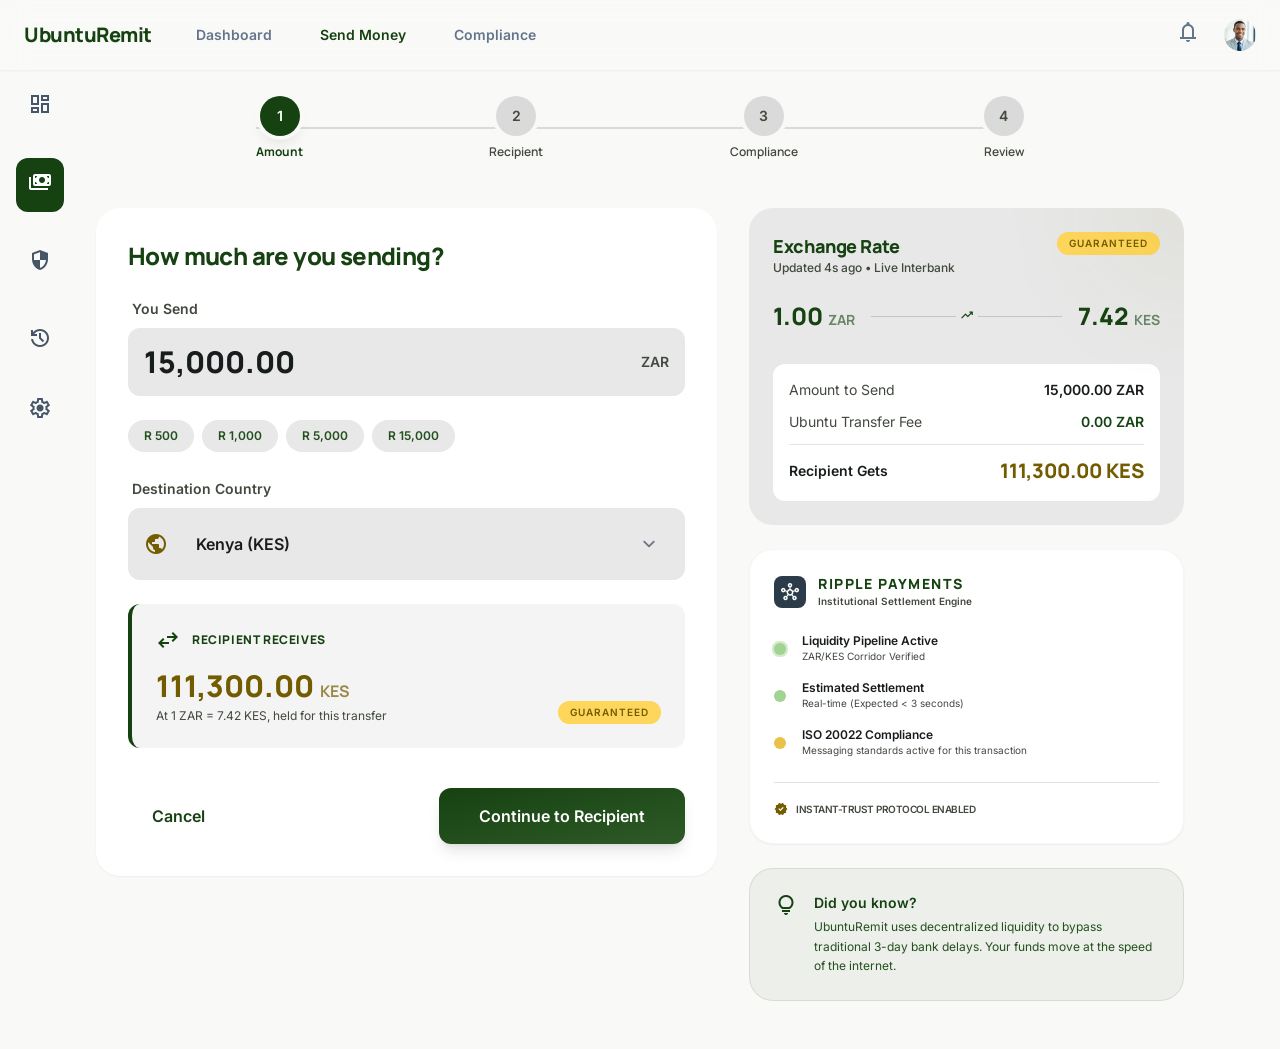
<file: apps/web/index.html>
<!DOCTYPE html>
<html lang="en">
<head>
<meta charset="utf-8"/>
<title>UbuntuRemit</title>
<meta http-equiv="refresh" content="0; url=send-amount.html"/>
<link href="send-amount.html" rel="canonical"/>
</head>
<body>
<p>Redirecting to <a href="send-amount.html">Send Money</a>.</p>
</body>
</html>
</file>
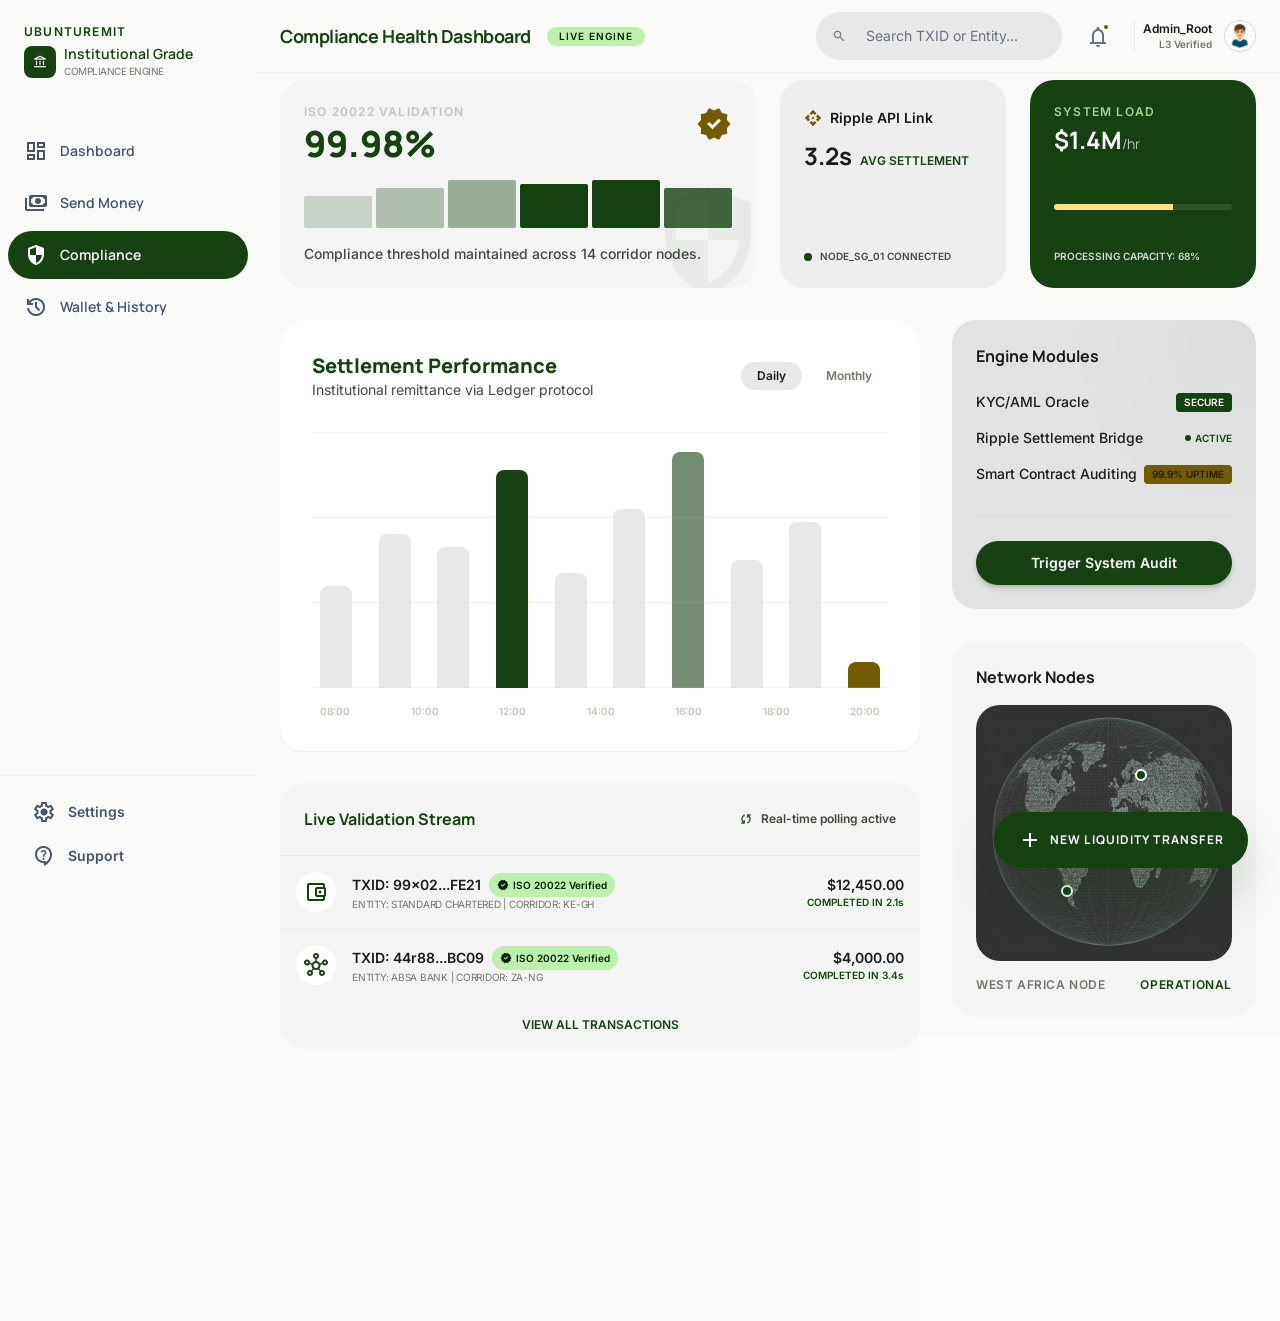
<file: apps/web/compliance.html>
<!DOCTYPE html>

<html class="light" lang="en"><head>
<meta charset="utf-8"/>
<meta content="width=device-width, initial-scale=1.0" name="viewport"/>
<title>UbuntuRemit Compliance Engine</title>
<script src="assets/tailwind.js"></script>
<link href="assets/fonts.css" rel="stylesheet"/>
<script id="tailwind-config">
        tailwind.config = {
            darkMode: "class",
            theme: {
                extend: {
                    colors: {
                        "on-primary-fixed-variant": "#24501e",
                        "on-secondary": "#ffffff",
                        "outline-variant": "#c2c9bb",
                        "surface-container": "#edeeed",
                        "primary": "#164212",
                        "surface-dim": "#d9dad9",
                        "outline": "#72796d",
                        "on-primary": "#ffffff",
                        "on-primary-fixed": "#002201",
                        "tertiary": "#2b3b49",
                        "on-secondary-fixed": "#241a00",
                        "secondary-fixed": "#ffe088",
                        "on-surface": "#191c1c",
                        "on-tertiary-fixed-variant": "#394857",
                        "on-secondary-fixed-variant": "#574500",
                        "surface-variant": "#e1e3e2",
                        "on-surface-variant": "#42493e",
                        "on-secondary-container": "#745c00",
                        "secondary-fixed-dim": "#e9c349",
                        "secondary": "#735c00",
                        "on-error-container": "#93000a",
                        "surface-container-lowest": "#ffffff",
                        "error-container": "#ffdad6",
                        "tertiary-container": "#425261",
                        "on-primary-container": "#9ed090",
                        "primary-container": "#2e5a27",
                        "surface-container-low": "#f3f4f3",
                        "tertiary-fixed": "#d4e4f6",
                        "surface-container-highest": "#e1e3e2",
                        "surface-container-high": "#e7e8e7",
                        "on-error": "#ffffff",
                        "inverse-primary": "#a1d493",
                        "surface-bright": "#f9f9f8",
                        "background": "#f9f9f8",
                        "surface": "#f9f9f8",
                        "inverse-surface": "#2e3131",
                        "on-tertiary": "#ffffff",
                        "error": "#ba1a1a",
                        "tertiary-fixed-dim": "#b8c8da",
                        "secondary-container": "#fed65b",
                        "inverse-on-surface": "#f0f1f0",
                        "primary-fixed-dim": "#a1d493",
                        "primary-fixed": "#bdf0ad",
                        "on-background": "#191c1c",
                        "surface-tint": "#3c6934",
                        "on-tertiary-fixed": "#0d1d2a",
                        "on-tertiary-container": "#b4c5d6"
                    },
                    fontFamily: {
                        "headline": ["Manrope"],
                        "body": ["Inter"],
                        "label": ["Inter"]
                    },
                    borderRadius: {"DEFAULT": "0.25rem", "lg": "0.5rem", "xl": "1.5rem", "full": "9999px"},
                },
            },
        }
    </script>
<style>
        .material-symbols-outlined {
            font-variation-settings: 'FILL' 0, 'wght' 400, 'GRAD' 0, 'opsz' 24;
            vertical-align: middle;
        }
        .glass-nav {
            backdrop-filter: blur(20px);
            -webkit-backdrop-filter: blur(20px);
        }
        .custom-scrollbar::-webkit-scrollbar {
            width: 4px;
        }
        .custom-scrollbar::-webkit-scrollbar-track {
            background: transparent;
        }
        .custom-scrollbar::-webkit-scrollbar-thumb {
            background: #c2c9bb;
            border-radius: 10px;
        }
    </style>
</head>
<body class="bg-surface font-body text-on-surface antialiased custom-scrollbar">
<!-- SideNavBar Implementation -->
<aside class="hidden md:flex flex-col h-screen w-64 fixed left-0 top-0 bg-[#f9f9f8] border-r-0 z-40 py-6 space-y-4">
<div class="px-6 mb-8">
<div class="text-[#164212] font-black uppercase tracking-widest text-xs mb-1">UbuntuRemit</div>
<div class="flex items-center gap-2">
<div class="w-8 h-8 rounded-lg bg-primary flex items-center justify-center text-white">
<span class="material-symbols-outlined text-sm" data-icon="account_balance">account_balance</span>
</div>
<div>
<div class="font-headline font-semibold text-sm text-[#164212]">Institutional Grade</div>
<div class="text-[10px] text-outline uppercase tracking-tighter">Compliance Engine</div>
</div>
</div>
</div>
<nav class="flex-1 space-y-1">
<a class="flex items-center px-4 py-3 mx-2 text-slate-600 hover:bg-slate-200/50 rounded-xl transition-all duration-200 group" href="#">
<span class="material-symbols-outlined mr-3 group-hover:translate-x-1 transition-transform" data-icon="dashboard">dashboard</span>
<span class="font-headline font-semibold text-sm">Dashboard</span>
</a>
<a class="flex items-center px-4 py-3 mx-2 text-slate-600 hover:bg-slate-200/50 rounded-xl transition-all duration-200 group" href="send-money.html">
<span class="material-symbols-outlined mr-3 group-hover:translate-x-1 transition-transform" data-icon="payments">payments</span>
<span class="font-headline font-semibold text-sm">Send Money</span>
</a>
<a class="flex items-center px-4 py-3 mx-2 bg-[#164212] text-white rounded-xl transition-all duration-200" href="compliance.html">
<span class="material-symbols-outlined mr-3" data-icon="security" style="font-variation-settings: 'FILL' 1;">security</span>
<span class="font-headline font-semibold text-sm">Compliance</span>
</a>
<a class="flex items-center px-4 py-3 mx-2 text-slate-600 hover:bg-slate-200/50 rounded-xl transition-all duration-200 group" href="wallet.html">
<span class="material-symbols-outlined mr-3 group-hover:translate-x-1 transition-transform" data-icon="history">history</span>
<span class="font-headline font-semibold text-sm">Wallet &amp; History</span>
</a>
</nav>
<div class="px-4 mt-auto pt-4 space-y-1 border-t border-outline-variant/20">
<a class="flex items-center px-4 py-2 text-slate-600 hover:bg-slate-200/50 rounded-xl text-sm font-semibold" href="#">
<span class="material-symbols-outlined mr-3" data-icon="settings">settings</span> Settings
            </a>
<a class="flex items-center px-4 py-2 text-slate-600 hover:bg-slate-200/50 rounded-xl text-sm font-semibold" href="#">
<span class="material-symbols-outlined mr-3" data-icon="contact_support">contact_support</span> Support
            </a>
</div>
</aside>
<!-- TopAppBar Implementation -->
<header class="fixed top-0 w-full z-30 md:pl-64">
<div class="bg-[#f9f9f8]/70 backdrop-blur-md px-6 py-3 flex justify-between items-center shadow-sm shadow-[#191c1c]/5">
<div class="flex items-center gap-4">
<h1 class="font-headline tracking-tight font-bold text-lg text-[#164212]">Compliance Health Dashboard</h1>
<span class="bg-primary-fixed text-on-primary-fixed px-3 py-0.5 rounded-full text-[10px] font-bold uppercase tracking-widest">Live Engine</span>
</div>
<div class="flex items-center gap-4">
<div class="hidden sm:flex items-center bg-surface-container-high px-4 py-1.5 rounded-full">
<span class="material-symbols-outlined text-outline text-sm mr-2" data-icon="search">search</span>
<input class="bg-transparent border-none focus:ring-0 text-sm w-48 font-body" placeholder="Search TXID or Entity..." type="text"/>
</div>
<button class="p-2 text-slate-500 hover:bg-slate-100 rounded-full transition-colors relative">
<span class="material-symbols-outlined" data-icon="notifications">notifications</span>
<span class="absolute top-2 right-2 w-2 h-2 bg-secondary rounded-full border-2 border-white"></span>
</button>
<div class="flex items-center gap-3 pl-2 border-l border-outline-variant/30">
<div class="text-right hidden lg:block">
<div class="text-xs font-bold text-on-surface">Admin_Root</div>
<div class="text-[10px] text-outline font-semibold">L3 Verified</div>
</div>
<img alt="User profile avatar" class="w-8 h-8 rounded-full border border-primary/20 object-cover" data-alt="Close up portrait of a professional African man in a suit looking confident in an office setting" src="assets/images/compliance_reviewer1.png"/>
</div>
</div>
</div>
</header>
<!-- Main Content Canvas -->
<main class="pt-20 pb-12 md:pl-64 min-h-screen">
<div class="max-w-7xl mx-auto px-6">
<!-- Hero Stats Bento Grid -->
<div class="grid grid-cols-1 md:grid-cols-4 gap-6 mb-8">
<!-- ISO 20022 Success Rate -->
<div class="md:col-span-2 bg-surface-container-low p-6 rounded-xl relative overflow-hidden group">
<div class="relative z-10">
<div class="flex justify-between items-start mb-4">
<div>
<h3 class="text-outline-variant text-xs font-bold uppercase tracking-widest mb-1">ISO 20022 Validation</h3>
<div class="text-4xl font-headline font-black text-primary">99.98%</div>
</div>
<span class="material-symbols-outlined text-secondary text-4xl" data-icon="verified" style="font-variation-settings: 'FILL' 1;">verified</span>
</div>
<div class="flex items-end gap-1 h-12 mb-4">
<div class="w-full bg-primary/20 h-8 rounded-sm"></div>
<div class="w-full bg-primary/30 h-10 rounded-sm"></div>
<div class="w-full bg-primary/40 h-12 rounded-sm"></div>
<div class="w-full bg-primary h-11 rounded-sm"></div>
<div class="w-full bg-primary h-12 rounded-sm"></div>
<div class="w-full bg-primary/80 h-10 rounded-sm"></div>
</div>
<p class="text-sm text-on-surface-variant font-medium">Compliance threshold maintained across 14 corridor nodes.</p>
</div>
<div class="absolute -right-4 -bottom-4 opacity-5 group-hover:scale-110 transition-transform duration-700">
<span class="material-symbols-outlined text-9xl text-primary" data-icon="security">security</span>
</div>
</div>
<!-- Settlement Status Card -->
<div class="bg-surface-container p-6 rounded-xl flex flex-col justify-between">
<div>
<div class="flex items-center gap-2 mb-2">
<span class="material-symbols-outlined text-secondary text-lg" data-icon="api">api</span>
<h3 class="text-on-surface font-bold text-sm">Ripple API Link</h3>
</div>
<div class="flex items-baseline gap-2">
<span class="text-2xl font-headline font-bold text-on-surface">3.2s</span>
<span class="text-primary font-bold text-xs">AVG SETTLEMENT</span>
</div>
</div>
<div class="mt-4 flex items-center gap-2 text-[10px] font-bold">
<span class="w-2 h-2 rounded-full bg-primary"></span>
<span class="text-on-surface-variant">NODE_SG_01 CONNECTED</span>
</div>
</div>
<!-- Transaction Volume -->
<div class="bg-primary text-white p-6 rounded-xl flex flex-col justify-between">
<div>
<h3 class="text-primary-fixed-dim text-xs font-bold uppercase tracking-widest mb-1">System Load</h3>
<div class="text-2xl font-headline font-bold">$1.4M<span class="text-sm font-normal opacity-70">/hr</span></div>
</div>
<div class="mt-4 h-1.5 w-full bg-white/10 rounded-full overflow-hidden">
<div class="h-full bg-secondary-fixed w-2/3"></div>
</div>
<span class="text-[10px] font-bold mt-2 opacity-80 uppercase">Processing Capacity: 68%</span>
</div>
</div>
<!-- Visualization Section: Real-time Analytics -->
<div class="grid grid-cols-1 lg:grid-cols-3 gap-8">
<!-- Main Chart Area -->
<div class="lg:col-span-2 space-y-8">
<section class="bg-surface-container-lowest p-8 rounded-xl shadow-sm shadow-on-surface/5">
<div class="flex justify-between items-center mb-8">
<div>
<h2 class="font-headline font-extrabold text-xl text-primary">Settlement Performance</h2>
<p class="text-on-surface-variant text-sm">Institutional remittance via Ledger protocol</p>
</div>
<div class="flex gap-2">
<button class="px-4 py-1.5 rounded-full text-xs font-bold bg-surface-container-high text-on-surface">Daily</button>
<button class="px-4 py-1.5 rounded-full text-xs font-bold text-outline">Monthly</button>
</div>
</div>
<!-- Pseudo-Chart Visualization -->
<div class="relative h-64 w-full flex items-end justify-between px-2">
<div class="absolute inset-0 flex flex-col justify-between pointer-events-none">
<div class="border-b border-outline-variant/20 w-full h-0"></div>
<div class="border-b border-outline-variant/20 w-full h-0"></div>
<div class="border-b border-outline-variant/20 w-full h-0"></div>
<div class="border-b border-outline-variant/20 w-full h-0"></div>
</div>
<!-- Bars -->
<div class="w-8 bg-surface-container-high rounded-t-lg transition-all hover:bg-secondary h-[40%]"></div>
<div class="w-8 bg-surface-container-high rounded-t-lg transition-all hover:bg-secondary h-[60%]"></div>
<div class="w-8 bg-surface-container-high rounded-t-lg transition-all hover:bg-secondary h-[55%]"></div>
<div class="w-8 bg-primary rounded-t-lg transition-all hover:bg-primary-container h-[85%] relative group">
<div class="absolute -top-10 left-1/2 -translate-x-1/2 bg-on-surface text-white text-[10px] py-1 px-2 rounded opacity-0 group-hover:opacity-100 transition-opacity whitespace-nowrap">Current Peak</div>
</div>
<div class="w-8 bg-surface-container-high rounded-t-lg transition-all hover:bg-secondary h-[45%]"></div>
<div class="w-8 bg-surface-container-high rounded-t-lg transition-all hover:bg-secondary h-[70%]"></div>
<div class="w-8 bg-primary/60 rounded-t-lg transition-all hover:bg-primary h-[92%]"></div>
<div class="w-8 bg-surface-container-high rounded-t-lg transition-all hover:bg-secondary h-[50%]"></div>
<div class="w-8 bg-surface-container-high rounded-t-lg transition-all hover:bg-secondary h-[65%]"></div>
<div class="w-8 bg-secondary rounded-t-lg transition-all h-[10%]"></div>
</div>
<div class="flex justify-between mt-4 text-[10px] font-bold text-outline-variant px-2">
<span>08:00</span><span>10:00</span><span>12:00</span><span>14:00</span><span>16:00</span><span>18:00</span><span>20:00</span>
</div>
</section>
<!-- Transaction Health Feed -->
<section class="bg-surface-container-low rounded-xl overflow-hidden">
<div class="p-6 border-b border-outline-variant/20 flex justify-between items-center">
<h3 class="font-headline font-bold text-primary">Live Validation Stream</h3>
<div class="flex items-center gap-2 text-xs font-semibold text-on-surface-variant">
<span class="material-symbols-outlined text-sm text-primary" data-icon="sync">sync</span>
                                Real-time polling active
                            </div>
</div>
<div class="divide-y divide-outline-variant/10">
<!-- Stream Item 1 -->
<div class="p-4 flex items-center justify-between hover:bg-surface-container-high transition-colors">
<div class="flex items-center gap-4">
<div class="w-10 h-10 rounded-full bg-white flex items-center justify-center text-primary">
<span class="material-symbols-outlined" data-icon="account_balance_wallet">account_balance_wallet</span>
</div>
<div>
<div class="text-sm font-bold flex items-center gap-2">
                                            TXID: 99x02...FE21 
                                            <span class="flex items-center text-[10px] bg-primary-fixed text-on-primary-fixed px-2 py-0.5 rounded-full">
<span class="material-symbols-outlined text-[12px] mr-1" data-icon="verified" style="font-variation-settings: 'FILL' 1;">verified</span>
                                                ISO 20022 Verified
                                            </span>
</div>
<div class="text-[10px] text-outline uppercase tracking-tight">Entity: Standard Chartered | Corridor: KE-GH</div>
</div>
</div>
<div class="text-right">
<div class="text-sm font-black text-on-surface">$12,450.00</div>
<div class="text-[10px] font-bold text-primary">COMPLETED IN 2.1s</div>
</div>
</div>
<!-- Stream Item 2 -->
<div class="p-4 flex items-center justify-between hover:bg-surface-container-high transition-colors">
<div class="flex items-center gap-4">
<div class="w-10 h-10 rounded-full bg-white flex items-center justify-center text-primary">
<span class="material-symbols-outlined" data-icon="hub">hub</span>
</div>
<div>
<div class="text-sm font-bold flex items-center gap-2">
                                            TXID: 44r88...BC09 
                                            <span class="flex items-center text-[10px] bg-primary-fixed text-on-primary-fixed px-2 py-0.5 rounded-full">
<span class="material-symbols-outlined text-[12px] mr-1" data-icon="verified" style="font-variation-settings: 'FILL' 1;">verified</span>
                                                ISO 20022 Verified
                                            </span>
</div>
<div class="text-[10px] text-outline uppercase tracking-tight">Entity: Absa Bank | Corridor: ZA-NG</div>
</div>
</div>
<div class="text-right">
<div class="text-sm font-black text-on-surface">$4,000.00</div>
<div class="text-[10px] font-bold text-primary">COMPLETED IN 3.4s</div>
</div>
</div>
</div>
<button class="w-full py-4 text-xs font-bold text-primary hover:bg-primary/5 transition-colors">VIEW ALL TRANSACTIONS</button>
</section>
</div>
<!-- Right Sidebar Modules -->
<div class="space-y-8">
<!-- Compliance Engine Status -->
<section class="bg-surface-container-highest p-6 rounded-xl relative overflow-hidden">
<h3 class="font-headline font-bold text-on-surface mb-6">Engine Modules</h3>
<div class="space-y-4 relative z-10">
<div class="flex items-center justify-between">
<span class="text-sm font-medium">KYC/AML Oracle</span>
<span class="text-[10px] font-bold bg-primary text-white px-2 py-0.5 rounded">SECURE</span>
</div>
<div class="flex items-center justify-between">
<span class="text-sm font-medium">Ripple Settlement Bridge</span>
<div class="flex items-center gap-1">
<span class="w-1.5 h-1.5 rounded-full bg-primary animate-pulse"></span>
<span class="text-[10px] font-bold text-primary">ACTIVE</span>
</div>
</div>
<div class="flex items-center justify-between">
<span class="text-sm font-medium">Smart Contract Auditing</span>
<span class="text-[10px] font-bold bg-secondary text-on-secondary-fixed px-2 py-0.5 rounded">99.9% UPTIME</span>
</div>
</div>
<div class="mt-8 pt-6 border-t border-outline-variant/30 text-center">
<button class="w-full bg-primary text-white py-3 rounded-xl font-bold text-sm shadow-md shadow-primary/20 hover:scale-[1.02] transition-transform">Trigger System Audit</button>
</div>
<!-- Background Pattern -->
<div class="absolute -top-10 -right-10 w-32 h-32 bg-primary/5 rounded-full blur-3xl"></div>
</section>
<!-- Map/Corridor Health -->
<section class="bg-surface-container-low p-6 rounded-xl">
<h3 class="font-headline font-bold text-on-surface mb-4">Network Nodes</h3>
<div class="aspect-square bg-surface-container-high rounded-xl mb-4 relative overflow-hidden">
<img alt="Institutional node network map" class="w-full h-full object-cover opacity-80 mix-blend-multiply" data-alt="Modern stylized map of Africa and Europe with glowing connection lines and dots representing bank data nodes" src="assets/images/compliance_reviewer2.png"/>
<div class="absolute top-1/2 left-1/2 w-4 h-4 bg-secondary rounded-full border-4 border-white shadow-lg animate-ping"></div>
<div class="absolute top-1/4 right-1/3 w-3 h-3 bg-primary rounded-full border-2 border-white shadow-lg"></div>
<div class="absolute bottom-1/4 left-1/3 w-3 h-3 bg-primary rounded-full border-2 border-white shadow-lg"></div>
</div>
<div class="flex justify-between items-center text-xs font-bold text-outline uppercase tracking-wider">
<span>West Africa Node</span>
<span class="text-primary">Operational</span>
</div>
</section>
<!-- Trust Shield Glass Card -->
<div class="bg-white/40 backdrop-blur-xl p-6 rounded-xl border border-white/50 shadow-xl shadow-primary/5">
<div class="flex items-center gap-3 mb-4">
<div class="w-10 h-10 rounded-full bg-secondary-fixed flex items-center justify-center">
<span class="material-symbols-outlined text-secondary" data-icon="shield_with_heart" style="font-variation-settings: 'FILL' 1;">shield_with_heart</span>
</div>
<h3 class="font-headline font-extrabold text-primary">Compliance Shield</h3>
</div>
<p class="text-xs text-on-surface-variant leading-relaxed mb-4">
                            UbuntuRemit Compliance Engine is fully integrated with FATF Travel Rule protocols and ISO 20022 messaging standards for institutional liquidity.
                        </p>
<a class="text-xs font-black text-secondary uppercase tracking-widest border-b-2 border-secondary/20 pb-1" href="#">View Legal Documentation</a>
</div>
</div>
</div>
</div>
</main>
<!-- Floating Action for Admins -->
<div class="fixed bottom-8 right-8 z-50">
<button class="flex items-center gap-2 bg-primary text-white px-6 py-4 rounded-full shadow-2xl shadow-primary/40 hover:scale-105 active:scale-95 transition-all">
<span class="material-symbols-outlined" data-icon="add">add</span>
<span class="font-headline font-bold uppercase tracking-widest text-xs">New Liquidity Transfer</span>
</button>
</div>
</body></html>
</file>
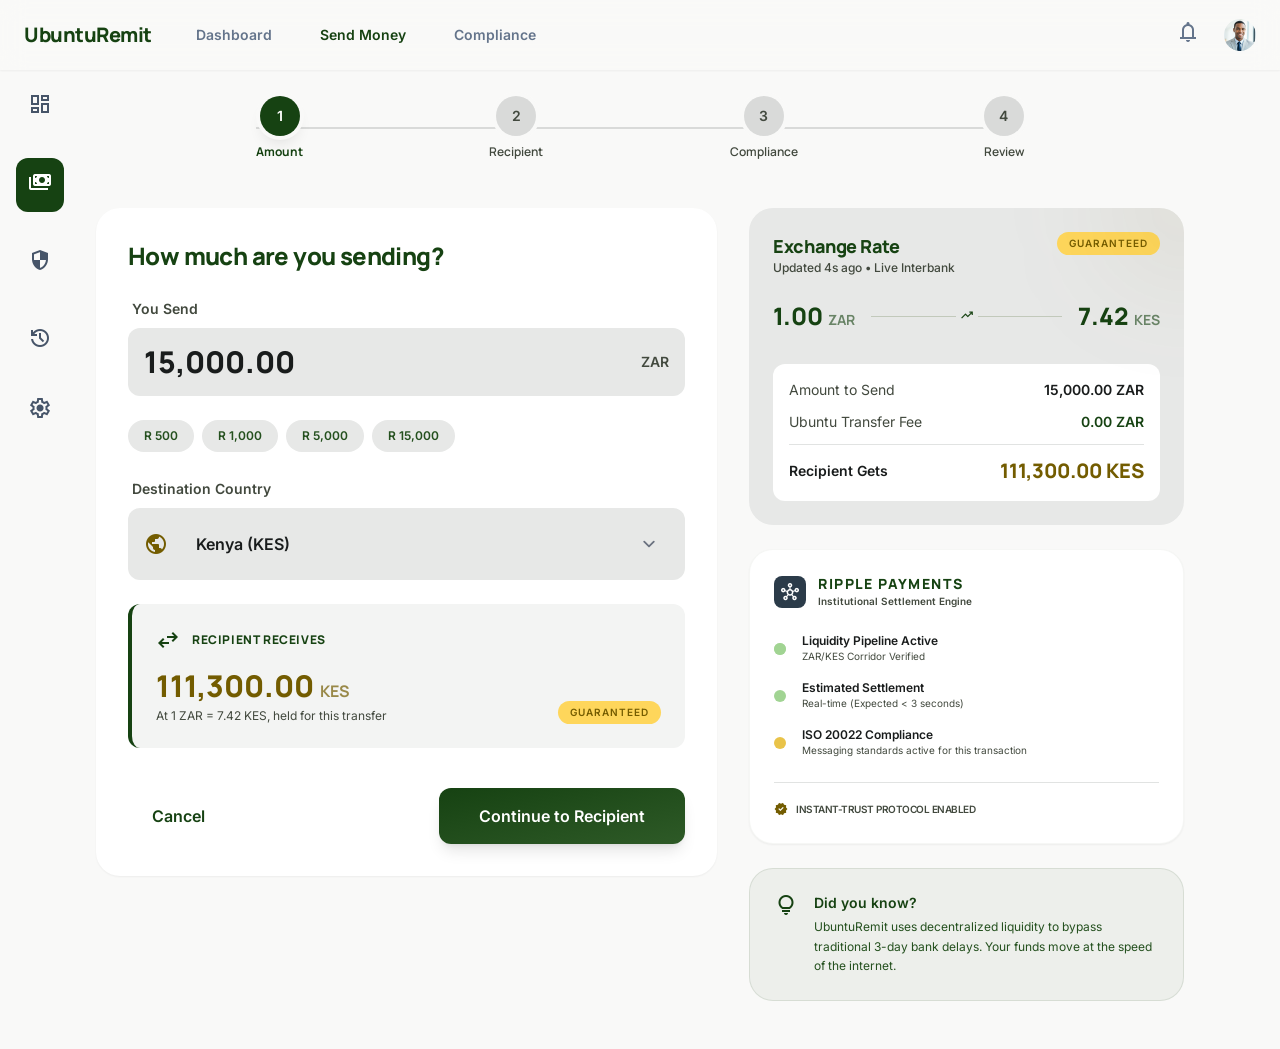
<file: apps/web/send-amount.html>
<!DOCTYPE html>

<html class="light" lang="en"><head>
<meta charset="utf-8"/>
<meta content="width=device-width, initial-scale=1.0" name="viewport"/>
<title>UbuntuRemit - Send Money - Amount</title>
<script src="assets/tailwind.js"></script>
<link href="assets/fonts.css" rel="stylesheet"/>
<script id="tailwind-config">
      tailwind.config = {
        darkMode: "class",
        theme: {
          extend: {
            colors: {
              "on-primary-fixed-variant": "#24501e",
              "on-secondary": "#ffffff",
              "outline-variant": "#c2c9bb",
              "surface-container": "#edeeed",
              "primary": "#164212",
              "surface-dim": "#d9dad9",
              "outline": "#72796d",
              "on-primary": "#ffffff",
              "on-primary-fixed": "#002201",
              "tertiary": "#2b3b49",
              "on-secondary-fixed": "#241a00",
              "secondary-fixed": "#ffe088",
              "on-surface": "#191c1c",
              "on-tertiary-fixed-variant": "#394857",
              "on-secondary-fixed-variant": "#574500",
              "surface-variant": "#e1e3e2",
              "on-surface-variant": "#42493e",
              "on-secondary-container": "#745c00",
              "secondary-fixed-dim": "#e9c349",
              "secondary": "#735c00",
              "on-error-container": "#93000a",
              "surface-container-lowest": "#ffffff",
              "error-container": "#ffdad6",
              "tertiary-container": "#425261",
              "on-primary-container": "#9ed090",
              "primary-container": "#2e5a27",
              "surface-container-low": "#f3f4f3",
              "tertiary-fixed": "#d4e4f6",
              "surface-container-highest": "#e1e3e2",
              "surface-container-high": "#e7e8e7",
              "on-error": "#ffffff",
              "inverse-primary": "#a1d493",
              "surface-bright": "#f9f9f8",
              "background": "#f9f9f8",
              "surface": "#f9f9f8",
              "inverse-surface": "#2e3131",
              "on-tertiary": "#ffffff",
              "error": "#ba1a1a",
              "tertiary-fixed-dim": "#b8c8da",
              "secondary-container": "#fed65b",
              "inverse-on-surface": "#f0f1f0",
              "primary-fixed-dim": "#a1d493",
              "primary-fixed": "#bdf0ad",
              "on-background": "#191c1c",
              "surface-tint": "#3c6934",
              "on-tertiary-fixed": "#0d1d2a",
              "on-tertiary-container": "#b4c5d6"
            },
            fontFamily: {
              "headline": ["Manrope"],
              "body": ["Inter"],
              "label": ["Inter"]
            },
            borderRadius: {"DEFAULT": "0.25rem", "lg": "0.5rem", "xl": "0.75rem", "full": "9999px"},
          },
        },
      }
    </script>
<style>
      .material-symbols-outlined {
        font-variation-settings: 'FILL' 0, 'wght' 400, 'GRAD' 0, 'opsz' 24;
      }
      .glass-nav {
        background: rgba(249, 249, 248, 0.7);
        backdrop-filter: blur(20px);
      }
    </style>
</head>
<body class="bg-background font-body text-on-surface antialiased">
<!-- TopAppBar -->
<header class="fixed top-0 w-full z-50 bg-[#f9f9f8]/70 backdrop-blur-md shadow-sm shadow-[#191c1c]/5 flex justify-between items-center px-6 py-3 w-full">
<div class="flex items-center gap-8">
<span class="text-xl font-black text-[#164212] tracking-tight font-headline">UbuntuRemit</span>
<nav class="hidden md:flex gap-6">
<a class="text-slate-500 hover:bg-slate-100 transition-colors px-3 py-1 rounded-lg text-sm font-semibold" href="#">Dashboard</a>
<a class="text-[#164212] font-bold px-3 py-1 rounded-lg text-sm" href="send-money.html">Send Money</a>
<a class="text-slate-500 hover:bg-slate-100 transition-colors px-3 py-1 rounded-lg text-sm font-semibold" href="compliance.html">Compliance</a>
</nav>
</div>
<div class="flex items-center gap-4">
<button class="p-2 text-slate-500 hover:bg-slate-100 transition-colors rounded-full">
<span class="material-symbols-outlined" data-icon="notifications">notifications</span>
</button>
<div class="h-8 w-8 rounded-full bg-surface-container-highest overflow-hidden">
<img class="w-full h-full object-cover" data-alt="Close-up portrait of a professional African businessman in a light-colored suit smiling against a soft blurred office background" src="assets/images/avatar_nav.png"/>
</div>
</div>
</header>
<main class="pt-24 pb-12 px-4 md:px-8 max-w-6xl mx-auto">
<!-- Progress Ribbon -->
<div class="mb-12 flex justify-between items-center max-w-3xl mx-auto relative">
<div class="absolute top-1/2 left-0 w-full h-0.5 bg-surface-dim -translate-y-1/2 -z-10"></div>
<div class="flex flex-col items-center gap-2 group">
<div class="w-10 h-10 rounded-full bg-primary text-white flex items-center justify-center shadow-lg ring-4 ring-background">
<span class="font-bold text-sm">1</span>
</div>
<span class="text-xs font-bold text-primary font-headline">Amount</span>
</div>
<div class="flex flex-col items-center gap-2 group">
<div class="w-10 h-10 rounded-full bg-surface-dim text-on-surface-variant flex items-center justify-center ring-4 ring-background">
<span class="font-bold text-sm">2</span>
</div>
<span class="text-xs font-semibold text-on-surface-variant font-headline">Recipient</span>
</div>
<div class="flex flex-col items-center gap-2 group">
<div class="w-10 h-10 rounded-full bg-surface-dim text-on-surface-variant flex items-center justify-center ring-4 ring-background">
<span class="font-bold text-sm">3</span>
</div>
<span class="text-xs font-semibold text-on-surface-variant font-headline">Compliance</span>
</div>
<div class="flex flex-col items-center gap-2 group">
<div class="w-10 h-10 rounded-full bg-surface-dim text-on-surface-variant flex items-center justify-center ring-4 ring-background">
<span class="font-bold text-sm">4</span>
</div>
<span class="text-xs font-semibold text-on-surface-variant font-headline">Review</span>
</div>
</div>
<div class="grid grid-cols-1 lg:grid-cols-12 gap-8">
<!-- Left Column: Amount -->
<div class="lg:col-span-7 space-y-6">
<div class="bg-surface-container-lowest p-8 rounded-[1.5rem] shadow-sm">
<h1 class="text-2xl font-black text-primary font-headline mb-6 tracking-tight">How much are you sending?</h1>
<div class="space-y-6">
<div class="space-y-2">
<label class="text-sm font-bold text-on-surface-variant ml-1">You Send</label>
<div class="flex items-center gap-4 p-4 bg-surface-container-high rounded-xl">
<input class="bg-transparent border-none focus:ring-0 w-full text-3xl font-black text-on-surface font-headline p-0" type="text" value="15,000.00"/>
<span class="text-sm font-bold text-on-surface-variant">ZAR</span>
</div>
</div>
<div class="flex flex-wrap gap-2">
<button class="px-4 py-2 bg-surface-container-high rounded-full text-xs font-bold text-on-primary-fixed-variant hover:bg-surface-container-highest transition-colors">R 500</button>
<button class="px-4 py-2 bg-surface-container-high rounded-full text-xs font-bold text-on-primary-fixed-variant hover:bg-surface-container-highest transition-colors">R 1,000</button>
<button class="px-4 py-2 bg-surface-container-high rounded-full text-xs font-bold text-on-primary-fixed-variant hover:bg-surface-container-highest transition-colors">R 5,000</button>
<button class="px-4 py-2 bg-surface-container-high rounded-full text-xs font-bold text-on-primary-fixed-variant hover:bg-surface-container-highest transition-colors">R 15,000</button>
</div>
<div class="space-y-2">
<label class="text-sm font-bold text-on-surface-variant ml-1">Destination Country</label>
<div class="flex items-center gap-4 p-4 bg-surface-container-high rounded-xl">
<span class="material-symbols-outlined text-secondary" data-icon="public">public</span>
<select class="bg-transparent border-none focus:ring-0 w-full font-semibold text-on-surface">
<option>Kenya (KES)</option>
<option>Nigeria (NGN)</option>
<option>Ghana (GHS)</option>
</select>
</div>
</div>
<div class="mt-8 p-6 bg-surface-container-low rounded-xl border-l-4 border-primary">
<div class="flex items-center gap-3 mb-4">
<span class="material-symbols-outlined text-primary" data-icon="swap_horiz" style="font-variation-settings: 'FILL' 1;">swap_horiz</span>
<h3 class="font-black text-primary font-headline uppercase tracking-wider text-xs">Recipient Receives</h3>
</div>
<div class="flex items-end justify-between">
<div>
<div class="text-3xl font-black text-secondary font-headline">111,300.00 <span class="text-base font-bold opacity-70">KES</span></div>
<p class="text-xs text-on-surface-variant mt-1">At 1 ZAR = 7.42 KES, held for this transfer</p>
</div>
<span class="bg-secondary-container text-on-secondary-container px-3 py-1 rounded-full text-[10px] font-black uppercase tracking-widest">Guaranteed</span>
</div>
</div>
</div>
<div class="mt-10 flex justify-between items-center">
<a class="px-6 py-3 text-primary font-bold hover:bg-surface-container transition-colors rounded-xl" href="wallet.html">Cancel</a>
<a class="px-10 py-4 bg-gradient-to-br from-primary to-primary-container text-white font-bold rounded-xl shadow-lg hover:shadow-xl transition-all active:scale-95" href="send-money.html">Continue to Recipient</a>
</div>
</div>
</div>
<!-- Right Column: Live Rates & Settlement Context -->
<div class="lg:col-span-5 space-y-6">
<!-- Live FX Rates Card -->
<div class="bg-surface-container-high p-6 rounded-[1.5rem] relative overflow-hidden">
<div class="absolute top-0 right-0 w-32 h-32 bg-secondary/10 rounded-full -mr-16 -mt-16 blur-3xl"></div>
<div class="flex justify-between items-start mb-6">
<div>
<h2 class="text-lg font-black text-primary font-headline tracking-tight">Exchange Rate</h2>
<p class="text-xs text-on-surface-variant font-medium">Updated 4s ago • Live Interbank</p>
</div>
<span class="bg-secondary-container text-on-secondary-container px-3 py-1 rounded-full text-[10px] font-black uppercase tracking-widest">Guaranteed</span>
</div>
<div class="flex items-center justify-between mb-8">
<div class="text-center">
<div class="text-2xl font-black text-primary font-headline">1.00 <span class="text-sm font-bold opacity-60">ZAR</span></div>
</div>
<div class="flex-1 px-4 flex flex-col items-center">
<div class="w-full h-px bg-outline-variant relative">
<div class="absolute top-1/2 left-1/2 -translate-x-1/2 -translate-y-1/2 bg-surface-container-high p-1">
<span class="material-symbols-outlined text-primary text-sm" data-icon="trending_up">trending_up</span>
</div>
</div>
</div>
<div class="text-center">
<div class="text-2xl font-black text-primary font-headline">7.42 <span class="text-sm font-bold opacity-60">KES</span></div>
</div>
</div>
<div class="space-y-3 bg-surface-container-lowest p-4 rounded-xl">
<div class="flex justify-between text-sm">
<span class="text-on-surface-variant">Amount to Send</span>
<span class="font-bold text-on-surface">15,000.00 ZAR</span>
</div>
<div class="flex justify-between text-sm">
<span class="text-on-surface-variant">Ubuntu Transfer Fee</span>
<span class="font-bold text-primary">0.00 ZAR</span>
</div>
<div class="h-px bg-surface-variant my-2"></div>
<div class="flex justify-between items-center">
<span class="text-sm font-bold text-on-surface">Recipient Gets</span>
<span class="text-xl font-black text-secondary font-headline">111,300.00 KES</span>
</div>
</div>
</div>
<!-- Ripple Real-Time Status -->
<div class="bg-surface-container-lowest p-6 rounded-[1.5rem] border border-outline-variant/15 shadow-sm">
<div class="flex items-center gap-3 mb-6">
<div class="w-8 h-8 rounded-lg bg-tertiary flex items-center justify-center">
<span class="material-symbols-outlined text-white text-lg" data-icon="hub">hub</span>
</div>
<div>
<h3 class="text-sm font-black text-primary font-headline uppercase tracking-widest">Ripple Payments</h3>
<p class="text-[10px] text-on-surface-variant font-bold">Institutional Settlement Engine</p>
</div>
</div>
<div class="space-y-4">
<div class="flex items-center gap-4">
<div class="relative">
<div class="w-3 h-3 rounded-full bg-primary-fixed-dim"></div>
<div class="absolute inset-0 w-3 h-3 rounded-full bg-primary-fixed-dim animate-ping opacity-75"></div>
</div>
<div>
<p class="text-xs font-bold text-on-surface">Liquidity Pipeline Active</p>
<p class="text-[10px] text-on-surface-variant">ZAR/KES Corridor Verified</p>
</div>
</div>
<div class="flex items-center gap-4">
<div class="w-3 h-3 rounded-full bg-primary-fixed-dim"></div>
<div>
<p class="text-xs font-bold text-on-surface">Estimated Settlement</p>
<p class="text-[10px] text-on-surface-variant">Real-time (Expected &lt; 3 seconds)</p>
</div>
</div>
<div class="flex items-center gap-4">
<div class="w-3 h-3 rounded-full bg-secondary-fixed-dim"></div>
<div>
<p class="text-xs font-bold text-on-surface">ISO 20022 Compliance</p>
<p class="text-[10px] text-on-surface-variant">Messaging standards active for this transaction</p>
</div>
</div>
</div>
<div class="mt-6 pt-4 border-t border-surface-variant flex items-center gap-2">
<span class="material-symbols-outlined text-secondary text-sm" data-icon="verified" style="font-variation-settings: 'FILL' 1;">verified</span>
<span class="text-[10px] font-bold text-on-surface-variant uppercase tracking-tighter">Instant-Trust Protocol Enabled</span>
</div>
</div>
<!-- Helpful Tip Card -->
<div class="bg-primary/5 p-6 rounded-[1.5rem] border border-primary/10 flex gap-4">
<span class="material-symbols-outlined text-primary" data-icon="lightbulb">lightbulb</span>
<div>
<h4 class="text-sm font-bold text-primary mb-1">Did you know?</h4>
<p class="text-xs text-on-primary-fixed-variant leading-relaxed">UbuntuRemit uses decentralized liquidity to bypass traditional 3-day bank delays. Your funds move at the speed of the internet.</p>
</div>
</div>
</div>
</div>
</main>
<!-- SideNavBar (Hidden on Mobile, simplified for this flow) -->
<aside class="hidden lg:flex flex-col h-full py-6 space-y-4 h-screen w-20 fixed left-0 top-0 bg-[#f9f9f8] border-r-0 z-40 pt-20">
<div class="flex flex-col items-center gap-6">
<a class="p-3 text-slate-600 hover:bg-slate-200/50 rounded-xl transition-all" href="#">
<span class="material-symbols-outlined" data-icon="dashboard">dashboard</span>
</a>
<a class="p-3 bg-[#164212] text-white rounded-xl transition-all" href="send-money.html">
<span class="material-symbols-outlined" data-icon="payments" style="font-variation-settings: 'FILL' 1;">payments</span>
</a>
<a class="p-3 text-slate-600 hover:bg-slate-200/50 rounded-xl transition-all" href="compliance.html">
<span class="material-symbols-outlined" data-icon="security">security</span>
</a>
<a class="p-3 text-slate-600 hover:bg-slate-200/50 rounded-xl transition-all" href="wallet.html">
<span class="material-symbols-outlined" data-icon="history">history</span>
</a>
</div>
<div class="mt-auto flex flex-col items-center gap-6 pb-4">
<a class="p-3 text-slate-600 hover:bg-slate-200/50 rounded-xl transition-all" href="#">
<span class="material-symbols-outlined" data-icon="settings">settings</span>
</a>
</div>
</aside>
</body></html>
</file>
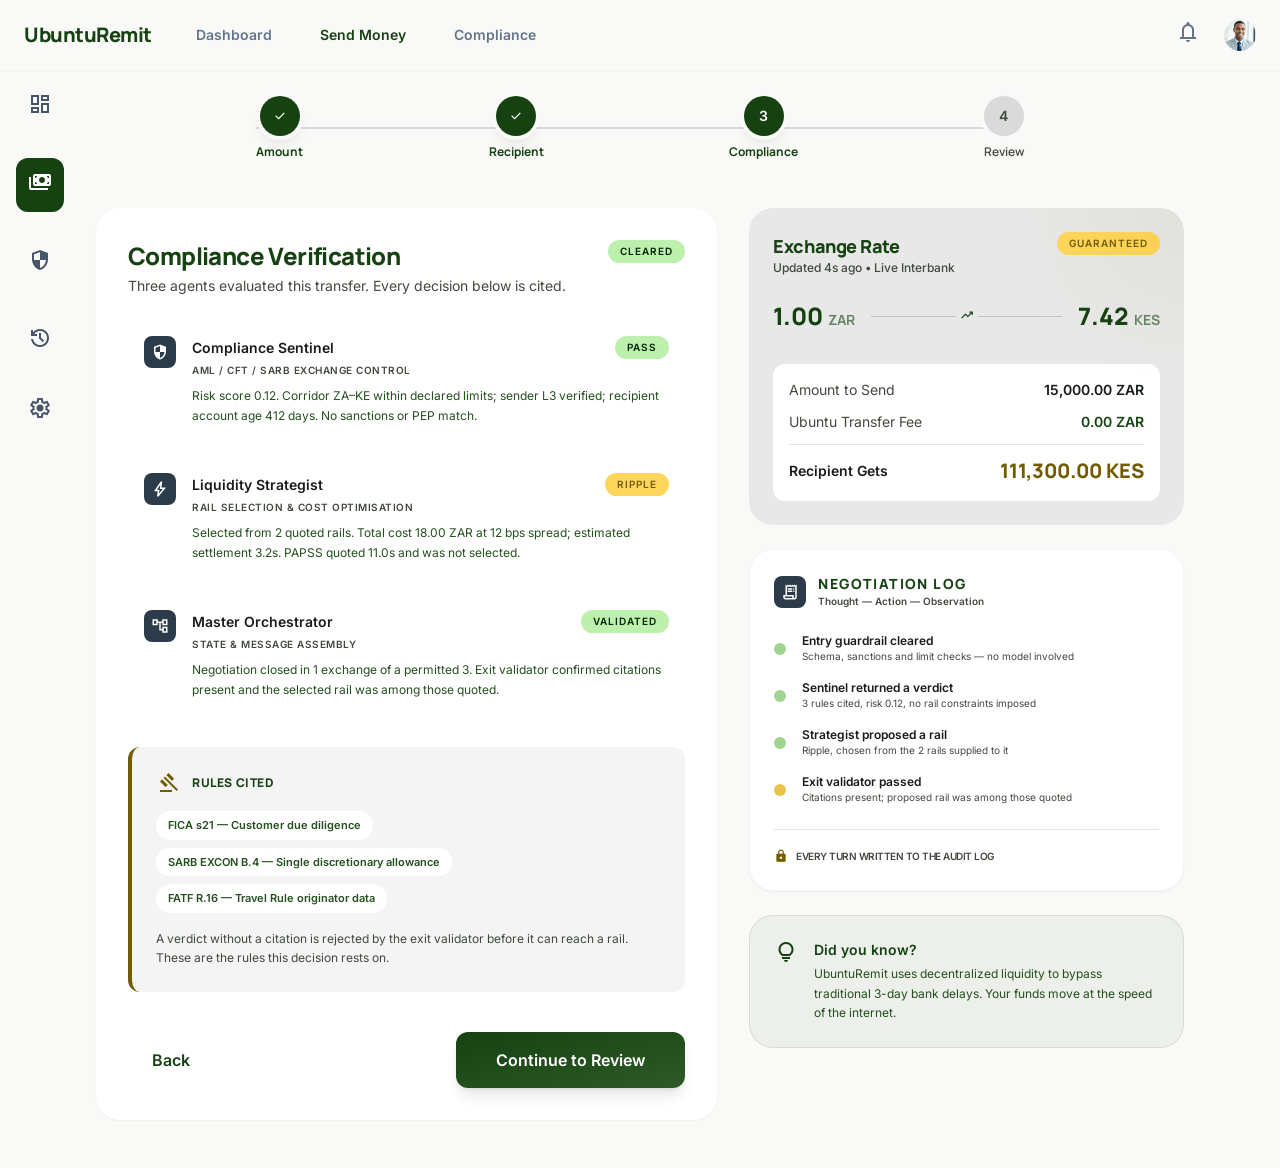
<file: apps/web/send-compliance.html>
<!DOCTYPE html>

<html class="light" lang="en"><head>
<meta charset="utf-8"/>
<meta content="width=device-width, initial-scale=1.0" name="viewport"/>
<title>UbuntuRemit - Send Money - Compliance</title>
<script src="assets/tailwind.js"></script>
<link href="assets/fonts.css" rel="stylesheet"/>
<script id="tailwind-config">
      tailwind.config = {
        darkMode: "class",
        theme: {
          extend: {
            colors: {
              "on-primary-fixed-variant": "#24501e",
              "on-secondary": "#ffffff",
              "outline-variant": "#c2c9bb",
              "surface-container": "#edeeed",
              "primary": "#164212",
              "surface-dim": "#d9dad9",
              "outline": "#72796d",
              "on-primary": "#ffffff",
              "on-primary-fixed": "#002201",
              "tertiary": "#2b3b49",
              "on-secondary-fixed": "#241a00",
              "secondary-fixed": "#ffe088",
              "on-surface": "#191c1c",
              "on-tertiary-fixed-variant": "#394857",
              "on-secondary-fixed-variant": "#574500",
              "surface-variant": "#e1e3e2",
              "on-surface-variant": "#42493e",
              "on-secondary-container": "#745c00",
              "secondary-fixed-dim": "#e9c349",
              "secondary": "#735c00",
              "on-error-container": "#93000a",
              "surface-container-lowest": "#ffffff",
              "error-container": "#ffdad6",
              "tertiary-container": "#425261",
              "on-primary-container": "#9ed090",
              "primary-container": "#2e5a27",
              "surface-container-low": "#f3f4f3",
              "tertiary-fixed": "#d4e4f6",
              "surface-container-highest": "#e1e3e2",
              "surface-container-high": "#e7e8e7",
              "on-error": "#ffffff",
              "inverse-primary": "#a1d493",
              "surface-bright": "#f9f9f8",
              "background": "#f9f9f8",
              "surface": "#f9f9f8",
              "inverse-surface": "#2e3131",
              "on-tertiary": "#ffffff",
              "error": "#ba1a1a",
              "tertiary-fixed-dim": "#b8c8da",
              "secondary-container": "#fed65b",
              "inverse-on-surface": "#f0f1f0",
              "primary-fixed-dim": "#a1d493",
              "primary-fixed": "#bdf0ad",
              "on-background": "#191c1c",
              "surface-tint": "#3c6934",
              "on-tertiary-fixed": "#0d1d2a",
              "on-tertiary-container": "#b4c5d6"
            },
            fontFamily: {
              "headline": ["Manrope"],
              "body": ["Inter"],
              "label": ["Inter"]
            },
            borderRadius: {"DEFAULT": "0.25rem", "lg": "0.5rem", "xl": "0.75rem", "full": "9999px"},
          },
        },
      }
    </script>
<style>
      .material-symbols-outlined {
        font-variation-settings: 'FILL' 0, 'wght' 400, 'GRAD' 0, 'opsz' 24;
      }
      .glass-nav {
        background: rgba(249, 249, 248, 0.7);
        backdrop-filter: blur(20px);
      }
    </style>
</head>
<body class="bg-background font-body text-on-surface antialiased">
<!-- TopAppBar -->
<header class="fixed top-0 w-full z-50 bg-[#f9f9f8]/70 backdrop-blur-md shadow-sm shadow-[#191c1c]/5 flex justify-between items-center px-6 py-3 w-full">
<div class="flex items-center gap-8">
<span class="text-xl font-black text-[#164212] tracking-tight font-headline">UbuntuRemit</span>
<nav class="hidden md:flex gap-6">
<a class="text-slate-500 hover:bg-slate-100 transition-colors px-3 py-1 rounded-lg text-sm font-semibold" href="#">Dashboard</a>
<a class="text-[#164212] font-bold px-3 py-1 rounded-lg text-sm" href="send-money.html">Send Money</a>
<a class="text-slate-500 hover:bg-slate-100 transition-colors px-3 py-1 rounded-lg text-sm font-semibold" href="compliance.html">Compliance</a>
</nav>
</div>
<div class="flex items-center gap-4">
<button class="p-2 text-slate-500 hover:bg-slate-100 transition-colors rounded-full">
<span class="material-symbols-outlined" data-icon="notifications">notifications</span>
</button>
<div class="h-8 w-8 rounded-full bg-surface-container-highest overflow-hidden">
<img class="w-full h-full object-cover" data-alt="Close-up portrait of a professional African businessman in a light-colored suit smiling against a soft blurred office background" src="assets/images/avatar_nav.png"/>
</div>
</div>
</header>
<main class="pt-24 pb-12 px-4 md:px-8 max-w-6xl mx-auto">
<!-- Progress Ribbon -->
<div class="mb-12 flex justify-between items-center max-w-3xl mx-auto relative">
<div class="absolute top-1/2 left-0 w-full h-0.5 bg-surface-dim -translate-y-1/2 -z-10"></div>
<div class="flex flex-col items-center gap-2 group">
<div class="w-10 h-10 rounded-full bg-primary text-white flex items-center justify-center shadow-lg ring-4 ring-background">
<span class="material-symbols-outlined text-sm" data-icon="check" style="font-variation-settings: 'FILL' 1;">check</span>
</div>
<span class="text-xs font-bold text-primary font-headline">Amount</span>
</div>
<div class="flex flex-col items-center gap-2 group">
<div class="w-10 h-10 rounded-full bg-primary text-white flex items-center justify-center shadow-lg ring-4 ring-background">
<span class="material-symbols-outlined text-sm" data-icon="check" style="font-variation-settings: 'FILL' 1;">check</span>
</div>
<span class="text-xs font-bold text-primary font-headline">Recipient</span>
</div>
<div class="flex flex-col items-center gap-2 group">
<div class="w-10 h-10 rounded-full bg-primary text-white flex items-center justify-center shadow-lg ring-4 ring-background">
<span class="font-bold text-sm">3</span>
</div>
<span class="text-xs font-bold text-primary font-headline">Compliance</span>
</div>
<div class="flex flex-col items-center gap-2 group">
<div class="w-10 h-10 rounded-full bg-surface-dim text-on-surface-variant flex items-center justify-center ring-4 ring-background">
<span class="font-bold text-sm">4</span>
</div>
<span class="text-xs font-semibold text-on-surface-variant font-headline">Review</span>
</div>
</div>
<div class="grid grid-cols-1 lg:grid-cols-12 gap-8">
<!-- Left Column: Compliance Verification -->
<div class="lg:col-span-7 space-y-6">
<div class="bg-surface-container-lowest p-8 rounded-[1.5rem] shadow-sm">
<div class="flex items-start justify-between gap-4 mb-6">
<div>
<h1 class="text-2xl font-black text-primary font-headline tracking-tight">Compliance Verification</h1>
<p class="text-sm text-on-surface-variant mt-1">Three agents evaluated this transfer. Every decision below is cited.</p>
</div>
<span class="bg-primary-fixed text-on-primary-fixed px-3 py-1 rounded-full text-[10px] font-black uppercase tracking-widest">Cleared</span>
</div>
<div class="space-y-4">
<div class="flex items-start gap-4 p-4 bg-surface-container-lowest rounded-xl">
<div class="w-8 h-8 rounded-lg bg-tertiary flex items-center justify-center shrink-0">
<span class="material-symbols-outlined text-white text-lg" data-icon="security">security</span>
</div>
<div class="flex-1">
<div class="flex items-center justify-between gap-3 mb-1">
<p class="text-sm font-bold text-on-surface">Compliance Sentinel</p>
<span class="bg-primary-fixed text-on-primary-fixed px-3 py-1 rounded-full text-[10px] font-black uppercase tracking-widest">Pass</span>
</div>
<p class="text-[10px] text-on-surface-variant font-bold uppercase tracking-wider mb-2">AML / CFT / SARB Exchange Control</p>
<p class="text-xs text-on-primary-fixed-variant leading-relaxed">Risk score 0.12. Corridor ZA&ndash;KE within declared limits; sender L3 verified; recipient account age 412 days. No sanctions or PEP match.</p>
</div>
</div>
<div class="flex items-start gap-4 p-4 bg-surface-container-lowest rounded-xl">
<div class="w-8 h-8 rounded-lg bg-tertiary flex items-center justify-center shrink-0">
<span class="material-symbols-outlined text-white text-lg" data-icon="bolt">bolt</span>
</div>
<div class="flex-1">
<div class="flex items-center justify-between gap-3 mb-1">
<p class="text-sm font-bold text-on-surface">Liquidity Strategist</p>
<span class="bg-secondary-container text-on-secondary-container px-3 py-1 rounded-full text-[10px] font-black uppercase tracking-widest">Ripple</span>
</div>
<p class="text-[10px] text-on-surface-variant font-bold uppercase tracking-wider mb-2">Rail selection &amp; cost optimisation</p>
<p class="text-xs text-on-primary-fixed-variant leading-relaxed">Selected from 2 quoted rails. Total cost 18.00 ZAR at 12 bps spread; estimated settlement 3.2s. PAPSS quoted 11.0s and was not selected.</p>
</div>
</div>
<div class="flex items-start gap-4 p-4 bg-surface-container-lowest rounded-xl">
<div class="w-8 h-8 rounded-lg bg-tertiary flex items-center justify-center shrink-0">
<span class="material-symbols-outlined text-white text-lg" data-icon="account_tree">account_tree</span>
</div>
<div class="flex-1">
<div class="flex items-center justify-between gap-3 mb-1">
<p class="text-sm font-bold text-on-surface">Master Orchestrator</p>
<span class="bg-primary-fixed text-on-primary-fixed px-3 py-1 rounded-full text-[10px] font-black uppercase tracking-widest">Validated</span>
</div>
<p class="text-[10px] text-on-surface-variant font-bold uppercase tracking-wider mb-2">State &amp; message assembly</p>
<p class="text-xs text-on-primary-fixed-variant leading-relaxed">Negotiation closed in 1 exchange of a permitted 3. Exit validator confirmed citations present and the selected rail was among those quoted.</p>
</div>
</div>
</div>
<div class="mt-8 p-6 bg-surface-container-low rounded-xl border-l-4 border-secondary">
<div class="flex items-center gap-3 mb-4">
<span class="material-symbols-outlined text-secondary" data-icon="gavel" style="font-variation-settings: 'FILL' 1;">gavel</span>
<h3 class="font-black text-primary font-headline uppercase tracking-wider text-xs">Rules Cited</h3>
</div>
<div class="flex flex-wrap gap-2 mb-4">
<span class="bg-surface-container-lowest px-3 py-1.5 rounded-full text-[11px] font-bold text-on-primary-fixed-variant">FICA s21 &mdash; Customer due diligence</span>
<span class="bg-surface-container-lowest px-3 py-1.5 rounded-full text-[11px] font-bold text-on-primary-fixed-variant">SARB EXCON B.4 &mdash; Single discretionary allowance</span>
<span class="bg-surface-container-lowest px-3 py-1.5 rounded-full text-[11px] font-bold text-on-primary-fixed-variant">FATF R.16 &mdash; Travel Rule originator data</span>
</div>
<p class="text-xs text-on-surface-variant leading-relaxed">A verdict without a citation is rejected by the exit validator before it can reach a rail. These are the rules this decision rests on.</p>
</div>
<div class="mt-10 flex justify-between items-center">
<a class="px-6 py-3 text-primary font-bold hover:bg-surface-container transition-colors rounded-xl" href="send-money.html">Back</a>
<a class="px-10 py-4 bg-gradient-to-br from-primary to-primary-container text-white font-bold rounded-xl shadow-lg hover:shadow-xl transition-all active:scale-95" href="send-review.html">Continue to Review</a>
</div>
</div>
</div>
<!-- Right Column: Live Rates & Settlement Context -->
<div class="lg:col-span-5 space-y-6">
<!-- Live FX Rates Card -->
<div class="bg-surface-container-high p-6 rounded-[1.5rem] relative overflow-hidden">
<div class="absolute top-0 right-0 w-32 h-32 bg-secondary/10 rounded-full -mr-16 -mt-16 blur-3xl"></div>
<div class="flex justify-between items-start mb-6">
<div>
<h2 class="text-lg font-black text-primary font-headline tracking-tight">Exchange Rate</h2>
<p class="text-xs text-on-surface-variant font-medium">Updated 4s ago • Live Interbank</p>
</div>
<span class="bg-secondary-container text-on-secondary-container px-3 py-1 rounded-full text-[10px] font-black uppercase tracking-widest">Guaranteed</span>
</div>
<div class="flex items-center justify-between mb-8">
<div class="text-center">
<div class="text-2xl font-black text-primary font-headline">1.00 <span class="text-sm font-bold opacity-60">ZAR</span></div>
</div>
<div class="flex-1 px-4 flex flex-col items-center">
<div class="w-full h-px bg-outline-variant relative">
<div class="absolute top-1/2 left-1/2 -translate-x-1/2 -translate-y-1/2 bg-surface-container-high p-1">
<span class="material-symbols-outlined text-primary text-sm" data-icon="trending_up">trending_up</span>
</div>
</div>
</div>
<div class="text-center">
<div class="text-2xl font-black text-primary font-headline">7.42 <span class="text-sm font-bold opacity-60">KES</span></div>
</div>
</div>
<div class="space-y-3 bg-surface-container-lowest p-4 rounded-xl">
<div class="flex justify-between text-sm">
<span class="text-on-surface-variant">Amount to Send</span>
<span class="font-bold text-on-surface">15,000.00 ZAR</span>
</div>
<div class="flex justify-between text-sm">
<span class="text-on-surface-variant">Ubuntu Transfer Fee</span>
<span class="font-bold text-primary">0.00 ZAR</span>
</div>
<div class="h-px bg-surface-variant my-2"></div>
<div class="flex justify-between items-center">
<span class="text-sm font-bold text-on-surface">Recipient Gets</span>
<span class="text-xl font-black text-secondary font-headline">111,300.00 KES</span>
</div>
</div>
</div>
<!-- Negotiation Log -->
<div class="bg-surface-container-lowest p-6 rounded-[1.5rem] border border-outline-variant/15 shadow-sm">
<div class="flex items-center gap-3 mb-6">
<div class="w-8 h-8 rounded-lg bg-tertiary flex items-center justify-center">
<span class="material-symbols-outlined text-white text-lg" data-icon="receipt_long">receipt_long</span>
</div>
<div>
<h3 class="text-sm font-black text-primary font-headline uppercase tracking-widest">Negotiation Log</h3>
<p class="text-[10px] text-on-surface-variant font-bold">Thought &mdash; Action &mdash; Observation</p>
</div>
</div>
<div class="space-y-4">
<div class="flex items-center gap-4">
<div class="w-3 h-3 rounded-full bg-primary-fixed-dim"></div>
<div>
<p class="text-xs font-bold text-on-surface">Entry guardrail cleared</p>
<p class="text-[10px] text-on-surface-variant">Schema, sanctions and limit checks &mdash; no model involved</p>
</div>
</div>
<div class="flex items-center gap-4">
<div class="w-3 h-3 rounded-full bg-primary-fixed-dim"></div>
<div>
<p class="text-xs font-bold text-on-surface">Sentinel returned a verdict</p>
<p class="text-[10px] text-on-surface-variant">3 rules cited, risk 0.12, no rail constraints imposed</p>
</div>
</div>
<div class="flex items-center gap-4">
<div class="w-3 h-3 rounded-full bg-primary-fixed-dim"></div>
<div>
<p class="text-xs font-bold text-on-surface">Strategist proposed a rail</p>
<p class="text-[10px] text-on-surface-variant">Ripple, chosen from the 2 rails supplied to it</p>
</div>
</div>
<div class="flex items-center gap-4">
<div class="w-3 h-3 rounded-full bg-secondary-fixed-dim"></div>
<div>
<p class="text-xs font-bold text-on-surface">Exit validator passed</p>
<p class="text-[10px] text-on-surface-variant">Citations present; proposed rail was among those quoted</p>
</div>
</div>
</div>
<div class="mt-6 pt-4 border-t border-surface-variant flex items-center gap-2">
<span class="material-symbols-outlined text-secondary text-sm" data-icon="lock" style="font-variation-settings: 'FILL' 1;">lock</span>
<span class="text-[10px] font-bold text-on-surface-variant uppercase tracking-tighter">Every turn written to the audit log</span>
</div>
</div>
<!-- Helpful Tip Card -->
<div class="bg-primary/5 p-6 rounded-[1.5rem] border border-primary/10 flex gap-4">
<span class="material-symbols-outlined text-primary" data-icon="lightbulb">lightbulb</span>
<div>
<h4 class="text-sm font-bold text-primary mb-1">Did you know?</h4>
<p class="text-xs text-on-primary-fixed-variant leading-relaxed">UbuntuRemit uses decentralized liquidity to bypass traditional 3-day bank delays. Your funds move at the speed of the internet.</p>
</div>
</div>
</div>
</div>
</main>
<!-- SideNavBar (Hidden on Mobile, simplified for this flow) -->
<aside class="hidden lg:flex flex-col h-full py-6 space-y-4 h-screen w-20 fixed left-0 top-0 bg-[#f9f9f8] border-r-0 z-40 pt-20">
<div class="flex flex-col items-center gap-6">
<a class="p-3 text-slate-600 hover:bg-slate-200/50 rounded-xl transition-all" href="#">
<span class="material-symbols-outlined" data-icon="dashboard">dashboard</span>
</a>
<a class="p-3 bg-[#164212] text-white rounded-xl transition-all" href="send-money.html">
<span class="material-symbols-outlined" data-icon="payments" style="font-variation-settings: 'FILL' 1;">payments</span>
</a>
<a class="p-3 text-slate-600 hover:bg-slate-200/50 rounded-xl transition-all" href="compliance.html">
<span class="material-symbols-outlined" data-icon="security">security</span>
</a>
<a class="p-3 text-slate-600 hover:bg-slate-200/50 rounded-xl transition-all" href="wallet.html">
<span class="material-symbols-outlined" data-icon="history">history</span>
</a>
</div>
<div class="mt-auto flex flex-col items-center gap-6 pb-4">
<a class="p-3 text-slate-600 hover:bg-slate-200/50 rounded-xl transition-all" href="#">
<span class="material-symbols-outlined" data-icon="settings">settings</span>
</a>
</div>
</aside>
</body></html>
</file>
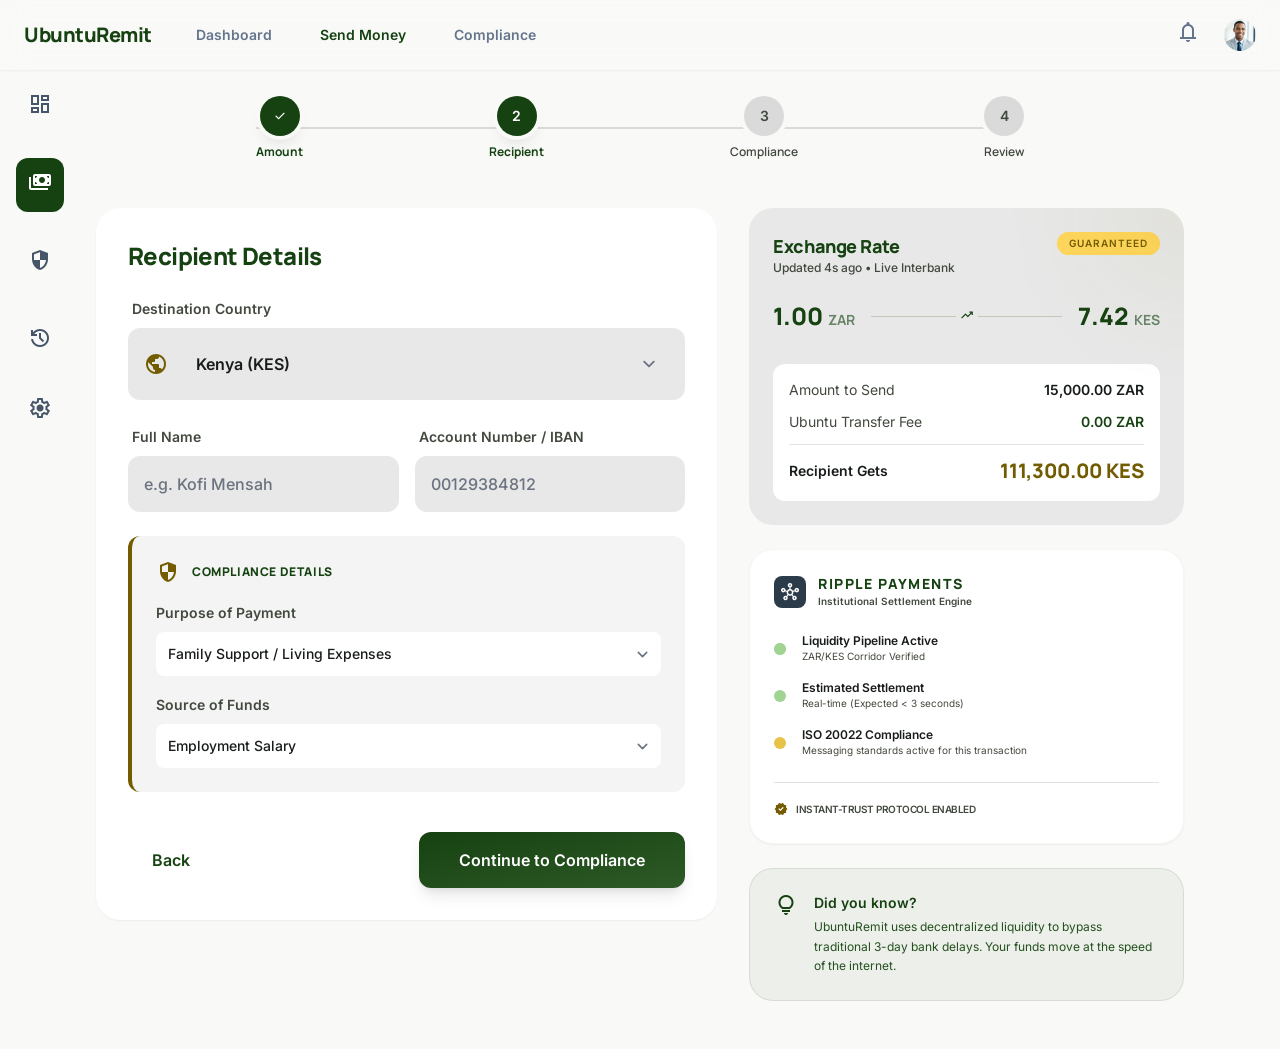
<file: apps/web/send-money.html>
<!DOCTYPE html>

<html class="light" lang="en"><head>
<meta charset="utf-8"/>
<meta content="width=device-width, initial-scale=1.0" name="viewport"/>
<title>UbuntuRemit - Send Money</title>
<script src="assets/tailwind.js"></script>
<link href="assets/fonts.css" rel="stylesheet"/>
<script id="tailwind-config">
      tailwind.config = {
        darkMode: "class",
        theme: {
          extend: {
            colors: {
              "on-primary-fixed-variant": "#24501e",
              "on-secondary": "#ffffff",
              "outline-variant": "#c2c9bb",
              "surface-container": "#edeeed",
              "primary": "#164212",
              "surface-dim": "#d9dad9",
              "outline": "#72796d",
              "on-primary": "#ffffff",
              "on-primary-fixed": "#002201",
              "tertiary": "#2b3b49",
              "on-secondary-fixed": "#241a00",
              "secondary-fixed": "#ffe088",
              "on-surface": "#191c1c",
              "on-tertiary-fixed-variant": "#394857",
              "on-secondary-fixed-variant": "#574500",
              "surface-variant": "#e1e3e2",
              "on-surface-variant": "#42493e",
              "on-secondary-container": "#745c00",
              "secondary-fixed-dim": "#e9c349",
              "secondary": "#735c00",
              "on-error-container": "#93000a",
              "surface-container-lowest": "#ffffff",
              "error-container": "#ffdad6",
              "tertiary-container": "#425261",
              "on-primary-container": "#9ed090",
              "primary-container": "#2e5a27",
              "surface-container-low": "#f3f4f3",
              "tertiary-fixed": "#d4e4f6",
              "surface-container-highest": "#e1e3e2",
              "surface-container-high": "#e7e8e7",
              "on-error": "#ffffff",
              "inverse-primary": "#a1d493",
              "surface-bright": "#f9f9f8",
              "background": "#f9f9f8",
              "surface": "#f9f9f8",
              "inverse-surface": "#2e3131",
              "on-tertiary": "#ffffff",
              "error": "#ba1a1a",
              "tertiary-fixed-dim": "#b8c8da",
              "secondary-container": "#fed65b",
              "inverse-on-surface": "#f0f1f0",
              "primary-fixed-dim": "#a1d493",
              "primary-fixed": "#bdf0ad",
              "on-background": "#191c1c",
              "surface-tint": "#3c6934",
              "on-tertiary-fixed": "#0d1d2a",
              "on-tertiary-container": "#b4c5d6"
            },
            fontFamily: {
              "headline": ["Manrope"],
              "body": ["Inter"],
              "label": ["Inter"]
            },
            borderRadius: {"DEFAULT": "0.25rem", "lg": "0.5rem", "xl": "0.75rem", "full": "9999px"},
          },
        },
      }
    </script>
<style>
      .material-symbols-outlined {
        font-variation-settings: 'FILL' 0, 'wght' 400, 'GRAD' 0, 'opsz' 24;
      }
      .glass-nav {
        background: rgba(249, 249, 248, 0.7);
        backdrop-filter: blur(20px);
      }
    </style>
</head>
<body class="bg-background font-body text-on-surface antialiased">
<!-- TopAppBar -->
<header class="fixed top-0 w-full z-50 bg-[#f9f9f8]/70 backdrop-blur-md shadow-sm shadow-[#191c1c]/5 flex justify-between items-center px-6 py-3 w-full">
<div class="flex items-center gap-8">
<span class="text-xl font-black text-[#164212] tracking-tight font-headline">UbuntuRemit</span>
<nav class="hidden md:flex gap-6">
<a class="text-slate-500 hover:bg-slate-100 transition-colors px-3 py-1 rounded-lg text-sm font-semibold" href="#">Dashboard</a>
<a class="text-[#164212] font-bold px-3 py-1 rounded-lg text-sm" href="send-money.html">Send Money</a>
<a class="text-slate-500 hover:bg-slate-100 transition-colors px-3 py-1 rounded-lg text-sm font-semibold" href="compliance.html">Compliance</a>
</nav>
</div>
<div class="flex items-center gap-4">
<button class="p-2 text-slate-500 hover:bg-slate-100 transition-colors rounded-full">
<span class="material-symbols-outlined" data-icon="notifications">notifications</span>
</button>
<div class="h-8 w-8 rounded-full bg-surface-container-highest overflow-hidden">
<img class="w-full h-full object-cover" data-alt="Close-up portrait of a professional African businessman in a light-colored suit smiling against a soft blurred office background" src="assets/images/avatar_nav.png"/>
</div>
</div>
</header>
<main class="pt-24 pb-12 px-4 md:px-8 max-w-6xl mx-auto">
<!-- Progress Ribbon -->
<div class="mb-12 flex justify-between items-center max-w-3xl mx-auto relative">
<div class="absolute top-1/2 left-0 w-full h-0.5 bg-surface-dim -translate-y-1/2 -z-10"></div>
<div class="flex flex-col items-center gap-2 group">
<div class="w-10 h-10 rounded-full bg-primary text-white flex items-center justify-center shadow-lg ring-4 ring-background">
<span class="material-symbols-outlined text-sm" data-icon="check" style="font-variation-settings: 'FILL' 1;">check</span>
</div>
<span class="text-xs font-bold text-primary font-headline">Amount</span>
</div>
<div class="flex flex-col items-center gap-2 group">
<div class="w-10 h-10 rounded-full bg-primary text-white flex items-center justify-center shadow-lg ring-4 ring-background">
<span class="font-bold text-sm">2</span>
</div>
<span class="text-xs font-bold text-primary font-headline">Recipient</span>
</div>
<div class="flex flex-col items-center gap-2 group">
<div class="w-10 h-10 rounded-full bg-surface-dim text-on-surface-variant flex items-center justify-center ring-4 ring-background">
<span class="font-bold text-sm">3</span>
</div>
<span class="text-xs font-semibold text-on-surface-variant font-headline">Compliance</span>
</div>
<div class="flex flex-col items-center gap-2 group">
<div class="w-10 h-10 rounded-full bg-surface-dim text-on-surface-variant flex items-center justify-center ring-4 ring-background">
<span class="font-bold text-sm">4</span>
</div>
<span class="text-xs font-semibold text-on-surface-variant font-headline">Review</span>
</div>
</div>
<div class="grid grid-cols-1 lg:grid-cols-12 gap-8">
<!-- Left Column: Transfer Form -->
<div class="lg:col-span-7 space-y-6">
<div class="bg-surface-container-lowest p-8 rounded-[1.5rem] shadow-sm">
<h1 class="text-2xl font-black text-primary font-headline mb-6 tracking-tight">Recipient Details</h1>
<div class="space-y-6">
<div class="space-y-2">
<label class="text-sm font-bold text-on-surface-variant ml-1">Destination Country</label>
<div class="flex items-center gap-4 p-4 bg-surface-container-high rounded-xl">
<span class="material-symbols-outlined text-secondary" data-icon="public">public</span>
<select class="bg-transparent border-none focus:ring-0 w-full font-semibold text-on-surface">
<option>Kenya (KES)</option>
<option>Nigeria (NGN)</option>
<option>Ghana (GHS)</option>
</select>
</div>
</div>
<div class="grid grid-cols-1 md:grid-cols-2 gap-4">
<div class="space-y-2">
<label class="text-sm font-bold text-on-surface-variant ml-1">Full Name</label>
<input class="w-full p-4 bg-surface-container-high border-none rounded-xl focus:ring-2 focus:ring-primary/40 font-medium" placeholder="e.g. Kofi Mensah" type="text"/>
</div>
<div class="space-y-2">
<label class="text-sm font-bold text-on-surface-variant ml-1">Account Number / IBAN</label>
<input class="w-full p-4 bg-surface-container-high border-none rounded-xl focus:ring-2 focus:ring-primary/40 font-medium" placeholder="00129384812" type="text"/>
</div>
</div>
<!-- Compliance Section -->
<div class="mt-8 p-6 bg-surface-container-low rounded-xl border-l-4 border-secondary">
<div class="flex items-center gap-3 mb-4">
<span class="material-symbols-outlined text-secondary" data-icon="security" style="font-variation-settings: 'FILL' 1;">security</span>
<h3 class="font-black text-primary font-headline uppercase tracking-wider text-xs">Compliance Details</h3>
</div>
<div class="space-y-4">
<div class="space-y-2">
<label class="text-sm font-bold text-on-surface-variant">Purpose of Payment</label>
<select class="w-full p-3 bg-surface-container-lowest border-none rounded-lg focus:ring-2 focus:ring-primary/40 text-sm font-medium">
<option>Family Support / Living Expenses</option>
<option>Business Investment / Capital Injection</option>
<option>Purchase of Goods or Services</option>
<option>Educational Fees</option>
<option>Medical Expenses</option>
</select>
</div>
<div class="space-y-2">
<label class="text-sm font-bold text-on-surface-variant">Source of Funds</label>
<select class="w-full p-3 bg-surface-container-lowest border-none rounded-lg focus:ring-2 focus:ring-primary/40 text-sm font-medium">
<option>Employment Salary</option>
<option>Business Revenue</option>
<option>Savings</option>
</select>
</div>
</div>
</div>
</div>
<div class="mt-10 flex justify-between items-center">
<a class="px-6 py-3 text-primary font-bold hover:bg-surface-container transition-colors rounded-xl" href="send-amount.html">Back</a>
<a class="px-10 py-4 bg-gradient-to-br from-primary to-primary-container text-white font-bold rounded-xl shadow-lg hover:shadow-xl transition-all active:scale-95" href="send-compliance.html">Continue to Compliance</a>
</div>
</div>
</div>
<!-- Right Column: Live Rates & Ripple Settlement -->
<div class="lg:col-span-5 space-y-6">
<!-- Live FX Rates Card -->
<div class="bg-surface-container-high p-6 rounded-[1.5rem] relative overflow-hidden">
<div class="absolute top-0 right-0 w-32 h-32 bg-secondary/10 rounded-full -mr-16 -mt-16 blur-3xl"></div>
<div class="flex justify-between items-start mb-6">
<div>
<h2 class="text-lg font-black text-primary font-headline tracking-tight">Exchange Rate</h2>
<p class="text-xs text-on-surface-variant font-medium">Updated 4s ago • Live Interbank</p>
</div>
<span class="bg-secondary-container text-on-secondary-container px-3 py-1 rounded-full text-[10px] font-black uppercase tracking-widest">Guaranteed</span>
</div>
<div class="flex items-center justify-between mb-8">
<div class="text-center">
<div class="text-2xl font-black text-primary font-headline">1.00 <span class="text-sm font-bold opacity-60">ZAR</span></div>
</div>
<div class="flex-1 px-4 flex flex-col items-center">
<div class="w-full h-px bg-outline-variant relative">
<div class="absolute top-1/2 left-1/2 -translate-x-1/2 -translate-y-1/2 bg-surface-container-high p-1">
<span class="material-symbols-outlined text-primary text-sm" data-icon="trending_up">trending_up</span>
</div>
</div>
</div>
<div class="text-center">
<div class="text-2xl font-black text-primary font-headline">7.42 <span class="text-sm font-bold opacity-60">KES</span></div>
</div>
</div>
<div class="space-y-3 bg-surface-container-lowest p-4 rounded-xl">
<div class="flex justify-between text-sm">
<span class="text-on-surface-variant">Amount to Send</span>
<span class="font-bold text-on-surface">15,000.00 ZAR</span>
</div>
<div class="flex justify-between text-sm">
<span class="text-on-surface-variant">Ubuntu Transfer Fee</span>
<span class="font-bold text-primary">0.00 ZAR</span>
</div>
<div class="h-px bg-surface-variant my-2"></div>
<div class="flex justify-between items-center">
<span class="text-sm font-bold text-on-surface">Recipient Gets</span>
<span class="text-xl font-black text-secondary font-headline">111,300.00 KES</span>
</div>
</div>
</div>
<!-- Ripple Real-Time Status -->
<div class="bg-surface-container-lowest p-6 rounded-[1.5rem] border border-outline-variant/15 shadow-sm">
<div class="flex items-center gap-3 mb-6">
<div class="w-8 h-8 rounded-lg bg-tertiary flex items-center justify-center">
<span class="material-symbols-outlined text-white text-lg" data-icon="hub">hub</span>
</div>
<div>
<h3 class="text-sm font-black text-primary font-headline uppercase tracking-widest">Ripple Payments</h3>
<p class="text-[10px] text-on-surface-variant font-bold">Institutional Settlement Engine</p>
</div>
</div>
<div class="space-y-4">
<div class="flex items-center gap-4">
<div class="relative">
<div class="w-3 h-3 rounded-full bg-primary-fixed-dim"></div>
<div class="absolute inset-0 w-3 h-3 rounded-full bg-primary-fixed-dim animate-ping opacity-75"></div>
</div>
<div>
<p class="text-xs font-bold text-on-surface">Liquidity Pipeline Active</p>
<p class="text-[10px] text-on-surface-variant">ZAR/KES Corridor Verified</p>
</div>
</div>
<div class="flex items-center gap-4">
<div class="w-3 h-3 rounded-full bg-primary-fixed-dim"></div>
<div>
<p class="text-xs font-bold text-on-surface">Estimated Settlement</p>
<p class="text-[10px] text-on-surface-variant">Real-time (Expected &lt; 3 seconds)</p>
</div>
</div>
<div class="flex items-center gap-4">
<div class="w-3 h-3 rounded-full bg-secondary-fixed-dim"></div>
<div>
<p class="text-xs font-bold text-on-surface">ISO 20022 Compliance</p>
<p class="text-[10px] text-on-surface-variant">Messaging standards active for this transaction</p>
</div>
</div>
</div>
<div class="mt-6 pt-4 border-t border-surface-variant flex items-center gap-2">
<span class="material-symbols-outlined text-secondary text-sm" data-icon="verified" style="font-variation-settings: 'FILL' 1;">verified</span>
<span class="text-[10px] font-bold text-on-surface-variant uppercase tracking-tighter">Instant-Trust Protocol Enabled</span>
</div>
</div>
<!-- Helpful Tip Card -->
<div class="bg-primary/5 p-6 rounded-[1.5rem] border border-primary/10 flex gap-4">
<span class="material-symbols-outlined text-primary" data-icon="lightbulb">lightbulb</span>
<div>
<h4 class="text-sm font-bold text-primary mb-1">Did you know?</h4>
<p class="text-xs text-on-primary-fixed-variant leading-relaxed">UbuntuRemit uses decentralized liquidity to bypass traditional 3-day bank delays. Your funds move at the speed of the internet.</p>
</div>
</div>
</div>
</div>
</main>
<!-- SideNavBar (Hidden on Mobile, simplified for this flow) -->
<aside class="hidden lg:flex flex-col h-full py-6 space-y-4 h-screen w-20 fixed left-0 top-0 bg-[#f9f9f8] border-r-0 z-40 pt-20">
<div class="flex flex-col items-center gap-6">
<a class="p-3 text-slate-600 hover:bg-slate-200/50 rounded-xl transition-all" href="#">
<span class="material-symbols-outlined" data-icon="dashboard">dashboard</span>
</a>
<a class="p-3 bg-[#164212] text-white rounded-xl transition-all" href="send-money.html">
<span class="material-symbols-outlined" data-icon="payments" style="font-variation-settings: 'FILL' 1;">payments</span>
</a>
<a class="p-3 text-slate-600 hover:bg-slate-200/50 rounded-xl transition-all" href="compliance.html">
<span class="material-symbols-outlined" data-icon="security">security</span>
</a>
<a class="p-3 text-slate-600 hover:bg-slate-200/50 rounded-xl transition-all" href="wallet.html">
<span class="material-symbols-outlined" data-icon="history">history</span>
</a>
</div>
<div class="mt-auto flex flex-col items-center gap-6 pb-4">
<a class="p-3 text-slate-600 hover:bg-slate-200/50 rounded-xl transition-all" href="#">
<span class="material-symbols-outlined" data-icon="settings">settings</span>
</a>
</div>
</aside>
</body></html>
</file>
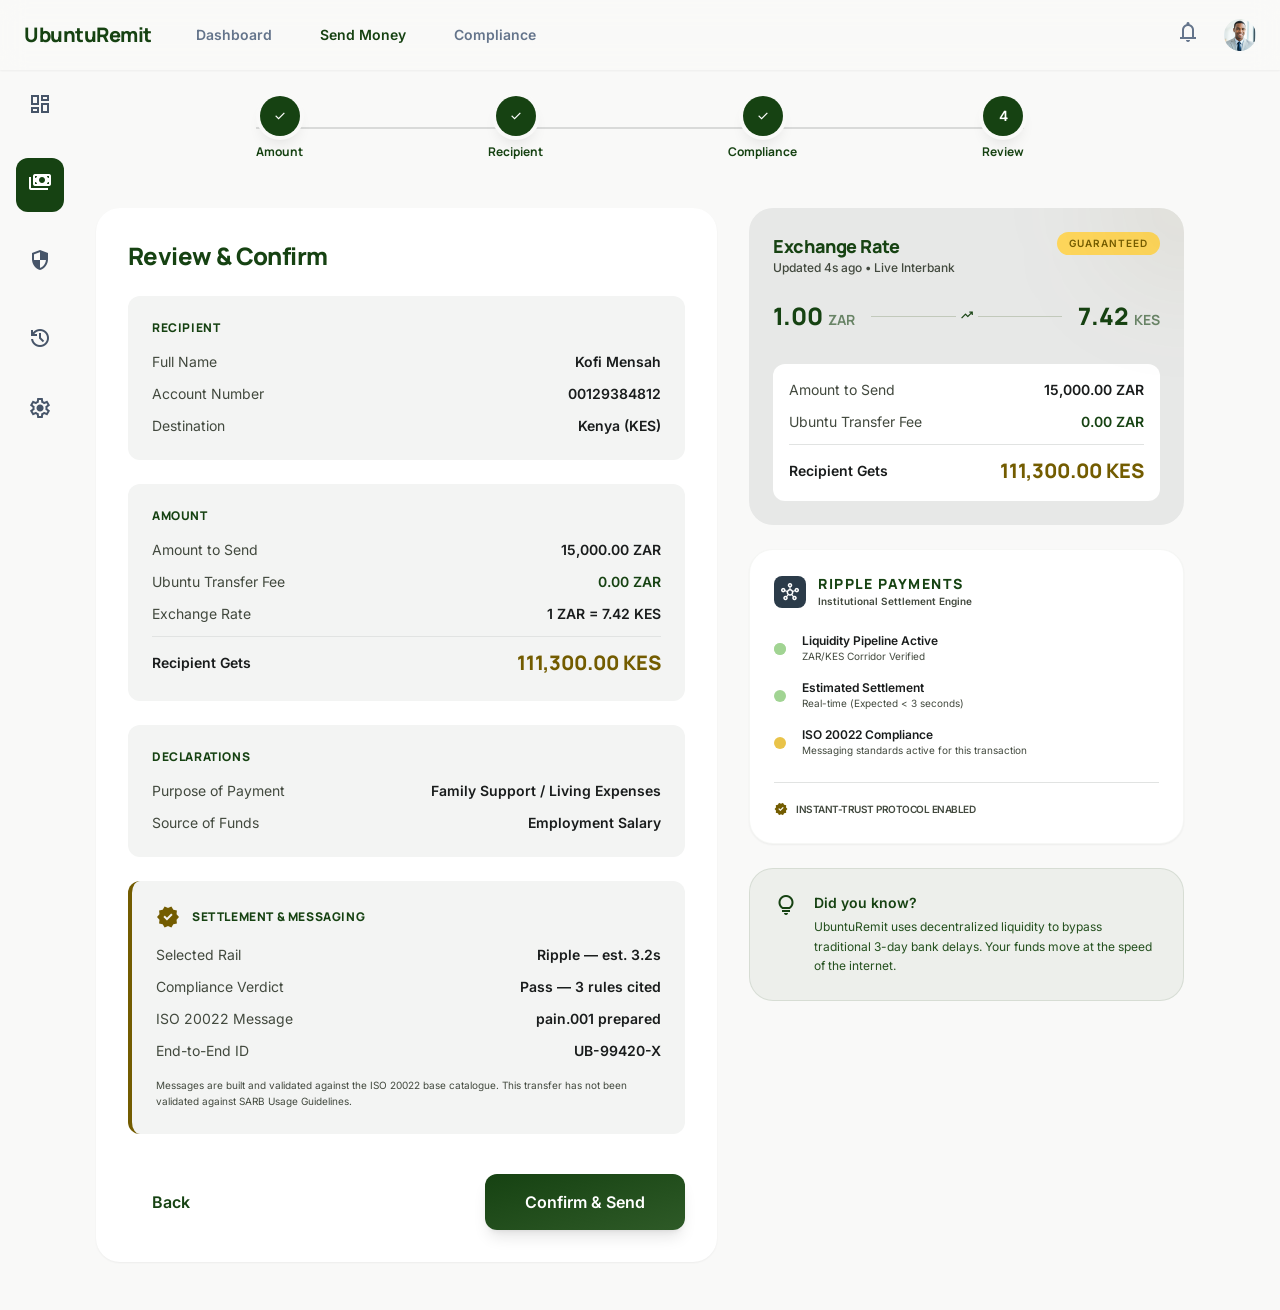
<file: apps/web/send-review.html>
<!DOCTYPE html>

<html class="light" lang="en"><head>
<meta charset="utf-8"/>
<meta content="width=device-width, initial-scale=1.0" name="viewport"/>
<title>UbuntuRemit - Send Money - Review</title>
<script src="assets/tailwind.js"></script>
<link href="assets/fonts.css" rel="stylesheet"/>
<script id="tailwind-config">
      tailwind.config = {
        darkMode: "class",
        theme: {
          extend: {
            colors: {
              "on-primary-fixed-variant": "#24501e",
              "on-secondary": "#ffffff",
              "outline-variant": "#c2c9bb",
              "surface-container": "#edeeed",
              "primary": "#164212",
              "surface-dim": "#d9dad9",
              "outline": "#72796d",
              "on-primary": "#ffffff",
              "on-primary-fixed": "#002201",
              "tertiary": "#2b3b49",
              "on-secondary-fixed": "#241a00",
              "secondary-fixed": "#ffe088",
              "on-surface": "#191c1c",
              "on-tertiary-fixed-variant": "#394857",
              "on-secondary-fixed-variant": "#574500",
              "surface-variant": "#e1e3e2",
              "on-surface-variant": "#42493e",
              "on-secondary-container": "#745c00",
              "secondary-fixed-dim": "#e9c349",
              "secondary": "#735c00",
              "on-error-container": "#93000a",
              "surface-container-lowest": "#ffffff",
              "error-container": "#ffdad6",
              "tertiary-container": "#425261",
              "on-primary-container": "#9ed090",
              "primary-container": "#2e5a27",
              "surface-container-low": "#f3f4f3",
              "tertiary-fixed": "#d4e4f6",
              "surface-container-highest": "#e1e3e2",
              "surface-container-high": "#e7e8e7",
              "on-error": "#ffffff",
              "inverse-primary": "#a1d493",
              "surface-bright": "#f9f9f8",
              "background": "#f9f9f8",
              "surface": "#f9f9f8",
              "inverse-surface": "#2e3131",
              "on-tertiary": "#ffffff",
              "error": "#ba1a1a",
              "tertiary-fixed-dim": "#b8c8da",
              "secondary-container": "#fed65b",
              "inverse-on-surface": "#f0f1f0",
              "primary-fixed-dim": "#a1d493",
              "primary-fixed": "#bdf0ad",
              "on-background": "#191c1c",
              "surface-tint": "#3c6934",
              "on-tertiary-fixed": "#0d1d2a",
              "on-tertiary-container": "#b4c5d6"
            },
            fontFamily: {
              "headline": ["Manrope"],
              "body": ["Inter"],
              "label": ["Inter"]
            },
            borderRadius: {"DEFAULT": "0.25rem", "lg": "0.5rem", "xl": "0.75rem", "full": "9999px"},
          },
        },
      }
    </script>
<style>
      .material-symbols-outlined {
        font-variation-settings: 'FILL' 0, 'wght' 400, 'GRAD' 0, 'opsz' 24;
      }
      .glass-nav {
        background: rgba(249, 249, 248, 0.7);
        backdrop-filter: blur(20px);
      }
    </style>
</head>
<body class="bg-background font-body text-on-surface antialiased">
<!-- TopAppBar -->
<header class="fixed top-0 w-full z-50 bg-[#f9f9f8]/70 backdrop-blur-md shadow-sm shadow-[#191c1c]/5 flex justify-between items-center px-6 py-3 w-full">
<div class="flex items-center gap-8">
<span class="text-xl font-black text-[#164212] tracking-tight font-headline">UbuntuRemit</span>
<nav class="hidden md:flex gap-6">
<a class="text-slate-500 hover:bg-slate-100 transition-colors px-3 py-1 rounded-lg text-sm font-semibold" href="#">Dashboard</a>
<a class="text-[#164212] font-bold px-3 py-1 rounded-lg text-sm" href="send-money.html">Send Money</a>
<a class="text-slate-500 hover:bg-slate-100 transition-colors px-3 py-1 rounded-lg text-sm font-semibold" href="compliance.html">Compliance</a>
</nav>
</div>
<div class="flex items-center gap-4">
<button class="p-2 text-slate-500 hover:bg-slate-100 transition-colors rounded-full">
<span class="material-symbols-outlined" data-icon="notifications">notifications</span>
</button>
<div class="h-8 w-8 rounded-full bg-surface-container-highest overflow-hidden">
<img class="w-full h-full object-cover" data-alt="Close-up portrait of a professional African businessman in a light-colored suit smiling against a soft blurred office background" src="assets/images/avatar_nav.png"/>
</div>
</div>
</header>
<main class="pt-24 pb-12 px-4 md:px-8 max-w-6xl mx-auto">
<!-- Progress Ribbon -->
<div class="mb-12 flex justify-between items-center max-w-3xl mx-auto relative">
<div class="absolute top-1/2 left-0 w-full h-0.5 bg-surface-dim -translate-y-1/2 -z-10"></div>
<div class="flex flex-col items-center gap-2 group">
<div class="w-10 h-10 rounded-full bg-primary text-white flex items-center justify-center shadow-lg ring-4 ring-background">
<span class="material-symbols-outlined text-sm" data-icon="check" style="font-variation-settings: 'FILL' 1;">check</span>
</div>
<span class="text-xs font-bold text-primary font-headline">Amount</span>
</div>
<div class="flex flex-col items-center gap-2 group">
<div class="w-10 h-10 rounded-full bg-primary text-white flex items-center justify-center shadow-lg ring-4 ring-background">
<span class="material-symbols-outlined text-sm" data-icon="check" style="font-variation-settings: 'FILL' 1;">check</span>
</div>
<span class="text-xs font-bold text-primary font-headline">Recipient</span>
</div>
<div class="flex flex-col items-center gap-2 group">
<div class="w-10 h-10 rounded-full bg-primary text-white flex items-center justify-center shadow-lg ring-4 ring-background">
<span class="material-symbols-outlined text-sm" data-icon="check" style="font-variation-settings: 'FILL' 1;">check</span>
</div>
<span class="text-xs font-bold text-primary font-headline">Compliance</span>
</div>
<div class="flex flex-col items-center gap-2 group">
<div class="w-10 h-10 rounded-full bg-primary text-white flex items-center justify-center shadow-lg ring-4 ring-background">
<span class="font-bold text-sm">4</span>
</div>
<span class="text-xs font-bold text-primary font-headline">Review</span>
</div>
</div>
<div class="grid grid-cols-1 lg:grid-cols-12 gap-8">
<!-- Left Column: Review -->
<div class="lg:col-span-7 space-y-6">
<div class="bg-surface-container-lowest p-8 rounded-[1.5rem] shadow-sm">
<h1 class="text-2xl font-black text-primary font-headline mb-6 tracking-tight">Review &amp; Confirm</h1>
<div class="space-y-6">
<div class="p-6 bg-surface-container-low rounded-xl">
<h3 class="font-black text-primary font-headline uppercase tracking-wider text-xs mb-4">Recipient</h3>
<div class="space-y-3">
<div class="flex justify-between items-center gap-4 text-sm">
<span class="text-on-surface-variant">Full Name</span>
<span class="font-bold text-on-surface text-right">Kofi Mensah</span>
</div>
<div class="flex justify-between items-center gap-4 text-sm">
<span class="text-on-surface-variant">Account Number</span>
<span class="font-bold text-on-surface text-right">00129384812</span>
</div>
<div class="flex justify-between items-center gap-4 text-sm">
<span class="text-on-surface-variant">Destination</span>
<span class="font-bold text-on-surface text-right">Kenya (KES)</span>
</div>
</div>
</div>
<div class="p-6 bg-surface-container-low rounded-xl">
<h3 class="font-black text-primary font-headline uppercase tracking-wider text-xs mb-4">Amount</h3>
<div class="space-y-3">
<div class="flex justify-between items-center gap-4 text-sm">
<span class="text-on-surface-variant">Amount to Send</span>
<span class="font-bold text-on-surface text-right">15,000.00 ZAR</span>
</div>
<div class="flex justify-between items-center gap-4 text-sm">
<span class="text-on-surface-variant">Ubuntu Transfer Fee</span>
<span class="font-bold text-primary text-right">0.00 ZAR</span>
</div>
<div class="flex justify-between items-center gap-4 text-sm">
<span class="text-on-surface-variant">Exchange Rate</span>
<span class="font-bold text-on-surface text-right">1 ZAR = 7.42 KES</span>
</div>
<div class="h-px bg-surface-variant my-2"></div>
<div class="flex justify-between items-center">
<span class="text-sm font-bold text-on-surface">Recipient Gets</span>
<span class="text-xl font-black text-secondary font-headline">111,300.00 KES</span>
</div>
</div>
</div>
<div class="p-6 bg-surface-container-low rounded-xl">
<h3 class="font-black text-primary font-headline uppercase tracking-wider text-xs mb-4">Declarations</h3>
<div class="space-y-3">
<div class="flex justify-between items-center gap-4 text-sm">
<span class="text-on-surface-variant">Purpose of Payment</span>
<span class="font-bold text-on-surface text-right">Family Support / Living Expenses</span>
</div>
<div class="flex justify-between items-center gap-4 text-sm">
<span class="text-on-surface-variant">Source of Funds</span>
<span class="font-bold text-on-surface text-right">Employment Salary</span>
</div>
</div>
</div>
<div class="mt-8 p-6 bg-surface-container-low rounded-xl border-l-4 border-secondary">
<div class="flex items-center gap-3 mb-4">
<span class="material-symbols-outlined text-secondary" data-icon="verified" style="font-variation-settings: 'FILL' 1;">verified</span>
<h3 class="font-black text-primary font-headline uppercase tracking-wider text-xs">Settlement &amp; Messaging</h3>
</div>
<div class="space-y-3">
<div class="flex justify-between items-center gap-4 text-sm">
<span class="text-on-surface-variant">Selected Rail</span>
<span class="font-bold text-on-surface text-right">Ripple &mdash; est. 3.2s</span>
</div>
<div class="flex justify-between items-center gap-4 text-sm">
<span class="text-on-surface-variant">Compliance Verdict</span>
<span class="font-bold text-on-surface text-right">Pass &mdash; 3 rules cited</span>
</div>
<div class="flex justify-between items-center gap-4 text-sm">
<span class="text-on-surface-variant">ISO 20022 Message</span>
<span class="font-bold text-on-surface text-right">pain.001 prepared</span>
</div>
<div class="flex justify-between items-center gap-4 text-sm">
<span class="text-on-surface-variant">End-to-End ID</span>
<span class="font-bold text-on-surface text-right">UB-99420-X</span>
</div>
</div>
<p class="text-[10px] text-on-surface-variant leading-relaxed mt-4">Messages are built and validated against the ISO 20022 base catalogue. This transfer has not been validated against SARB Usage Guidelines.</p>
</div>
</div>
<div class="mt-10 flex justify-between items-center">
<a class="px-6 py-3 text-primary font-bold hover:bg-surface-container transition-colors rounded-xl" href="send-compliance.html">Back</a>
<a class="px-10 py-4 bg-gradient-to-br from-primary to-primary-container text-white font-bold rounded-xl shadow-lg hover:shadow-xl transition-all active:scale-95" href="wallet.html">Confirm &amp; Send</a>
</div>
</div>
</div>
<!-- Right Column: Live Rates & Settlement Context -->
<div class="lg:col-span-5 space-y-6">
<!-- Live FX Rates Card -->
<div class="bg-surface-container-high p-6 rounded-[1.5rem] relative overflow-hidden">
<div class="absolute top-0 right-0 w-32 h-32 bg-secondary/10 rounded-full -mr-16 -mt-16 blur-3xl"></div>
<div class="flex justify-between items-start mb-6">
<div>
<h2 class="text-lg font-black text-primary font-headline tracking-tight">Exchange Rate</h2>
<p class="text-xs text-on-surface-variant font-medium">Updated 4s ago • Live Interbank</p>
</div>
<span class="bg-secondary-container text-on-secondary-container px-3 py-1 rounded-full text-[10px] font-black uppercase tracking-widest">Guaranteed</span>
</div>
<div class="flex items-center justify-between mb-8">
<div class="text-center">
<div class="text-2xl font-black text-primary font-headline">1.00 <span class="text-sm font-bold opacity-60">ZAR</span></div>
</div>
<div class="flex-1 px-4 flex flex-col items-center">
<div class="w-full h-px bg-outline-variant relative">
<div class="absolute top-1/2 left-1/2 -translate-x-1/2 -translate-y-1/2 bg-surface-container-high p-1">
<span class="material-symbols-outlined text-primary text-sm" data-icon="trending_up">trending_up</span>
</div>
</div>
</div>
<div class="text-center">
<div class="text-2xl font-black text-primary font-headline">7.42 <span class="text-sm font-bold opacity-60">KES</span></div>
</div>
</div>
<div class="space-y-3 bg-surface-container-lowest p-4 rounded-xl">
<div class="flex justify-between text-sm">
<span class="text-on-surface-variant">Amount to Send</span>
<span class="font-bold text-on-surface">15,000.00 ZAR</span>
</div>
<div class="flex justify-between text-sm">
<span class="text-on-surface-variant">Ubuntu Transfer Fee</span>
<span class="font-bold text-primary">0.00 ZAR</span>
</div>
<div class="h-px bg-surface-variant my-2"></div>
<div class="flex justify-between items-center">
<span class="text-sm font-bold text-on-surface">Recipient Gets</span>
<span class="text-xl font-black text-secondary font-headline">111,300.00 KES</span>
</div>
</div>
</div>
<!-- Ripple Real-Time Status -->
<div class="bg-surface-container-lowest p-6 rounded-[1.5rem] border border-outline-variant/15 shadow-sm">
<div class="flex items-center gap-3 mb-6">
<div class="w-8 h-8 rounded-lg bg-tertiary flex items-center justify-center">
<span class="material-symbols-outlined text-white text-lg" data-icon="hub">hub</span>
</div>
<div>
<h3 class="text-sm font-black text-primary font-headline uppercase tracking-widest">Ripple Payments</h3>
<p class="text-[10px] text-on-surface-variant font-bold">Institutional Settlement Engine</p>
</div>
</div>
<div class="space-y-4">
<div class="flex items-center gap-4">
<div class="relative">
<div class="w-3 h-3 rounded-full bg-primary-fixed-dim"></div>
<div class="absolute inset-0 w-3 h-3 rounded-full bg-primary-fixed-dim animate-ping opacity-75"></div>
</div>
<div>
<p class="text-xs font-bold text-on-surface">Liquidity Pipeline Active</p>
<p class="text-[10px] text-on-surface-variant">ZAR/KES Corridor Verified</p>
</div>
</div>
<div class="flex items-center gap-4">
<div class="w-3 h-3 rounded-full bg-primary-fixed-dim"></div>
<div>
<p class="text-xs font-bold text-on-surface">Estimated Settlement</p>
<p class="text-[10px] text-on-surface-variant">Real-time (Expected &lt; 3 seconds)</p>
</div>
</div>
<div class="flex items-center gap-4">
<div class="w-3 h-3 rounded-full bg-secondary-fixed-dim"></div>
<div>
<p class="text-xs font-bold text-on-surface">ISO 20022 Compliance</p>
<p class="text-[10px] text-on-surface-variant">Messaging standards active for this transaction</p>
</div>
</div>
</div>
<div class="mt-6 pt-4 border-t border-surface-variant flex items-center gap-2">
<span class="material-symbols-outlined text-secondary text-sm" data-icon="verified" style="font-variation-settings: 'FILL' 1;">verified</span>
<span class="text-[10px] font-bold text-on-surface-variant uppercase tracking-tighter">Instant-Trust Protocol Enabled</span>
</div>
</div>
<!-- Helpful Tip Card -->
<div class="bg-primary/5 p-6 rounded-[1.5rem] border border-primary/10 flex gap-4">
<span class="material-symbols-outlined text-primary" data-icon="lightbulb">lightbulb</span>
<div>
<h4 class="text-sm font-bold text-primary mb-1">Did you know?</h4>
<p class="text-xs text-on-primary-fixed-variant leading-relaxed">UbuntuRemit uses decentralized liquidity to bypass traditional 3-day bank delays. Your funds move at the speed of the internet.</p>
</div>
</div>
</div>
</div>
</main>
<!-- SideNavBar (Hidden on Mobile, simplified for this flow) -->
<aside class="hidden lg:flex flex-col h-full py-6 space-y-4 h-screen w-20 fixed left-0 top-0 bg-[#f9f9f8] border-r-0 z-40 pt-20">
<div class="flex flex-col items-center gap-6">
<a class="p-3 text-slate-600 hover:bg-slate-200/50 rounded-xl transition-all" href="#">
<span class="material-symbols-outlined" data-icon="dashboard">dashboard</span>
</a>
<a class="p-3 bg-[#164212] text-white rounded-xl transition-all" href="send-money.html">
<span class="material-symbols-outlined" data-icon="payments" style="font-variation-settings: 'FILL' 1;">payments</span>
</a>
<a class="p-3 text-slate-600 hover:bg-slate-200/50 rounded-xl transition-all" href="compliance.html">
<span class="material-symbols-outlined" data-icon="security">security</span>
</a>
<a class="p-3 text-slate-600 hover:bg-slate-200/50 rounded-xl transition-all" href="wallet.html">
<span class="material-symbols-outlined" data-icon="history">history</span>
</a>
</div>
<div class="mt-auto flex flex-col items-center gap-6 pb-4">
<a class="p-3 text-slate-600 hover:bg-slate-200/50 rounded-xl transition-all" href="#">
<span class="material-symbols-outlined" data-icon="settings">settings</span>
</a>
</div>
</aside>
</body></html>
</file>
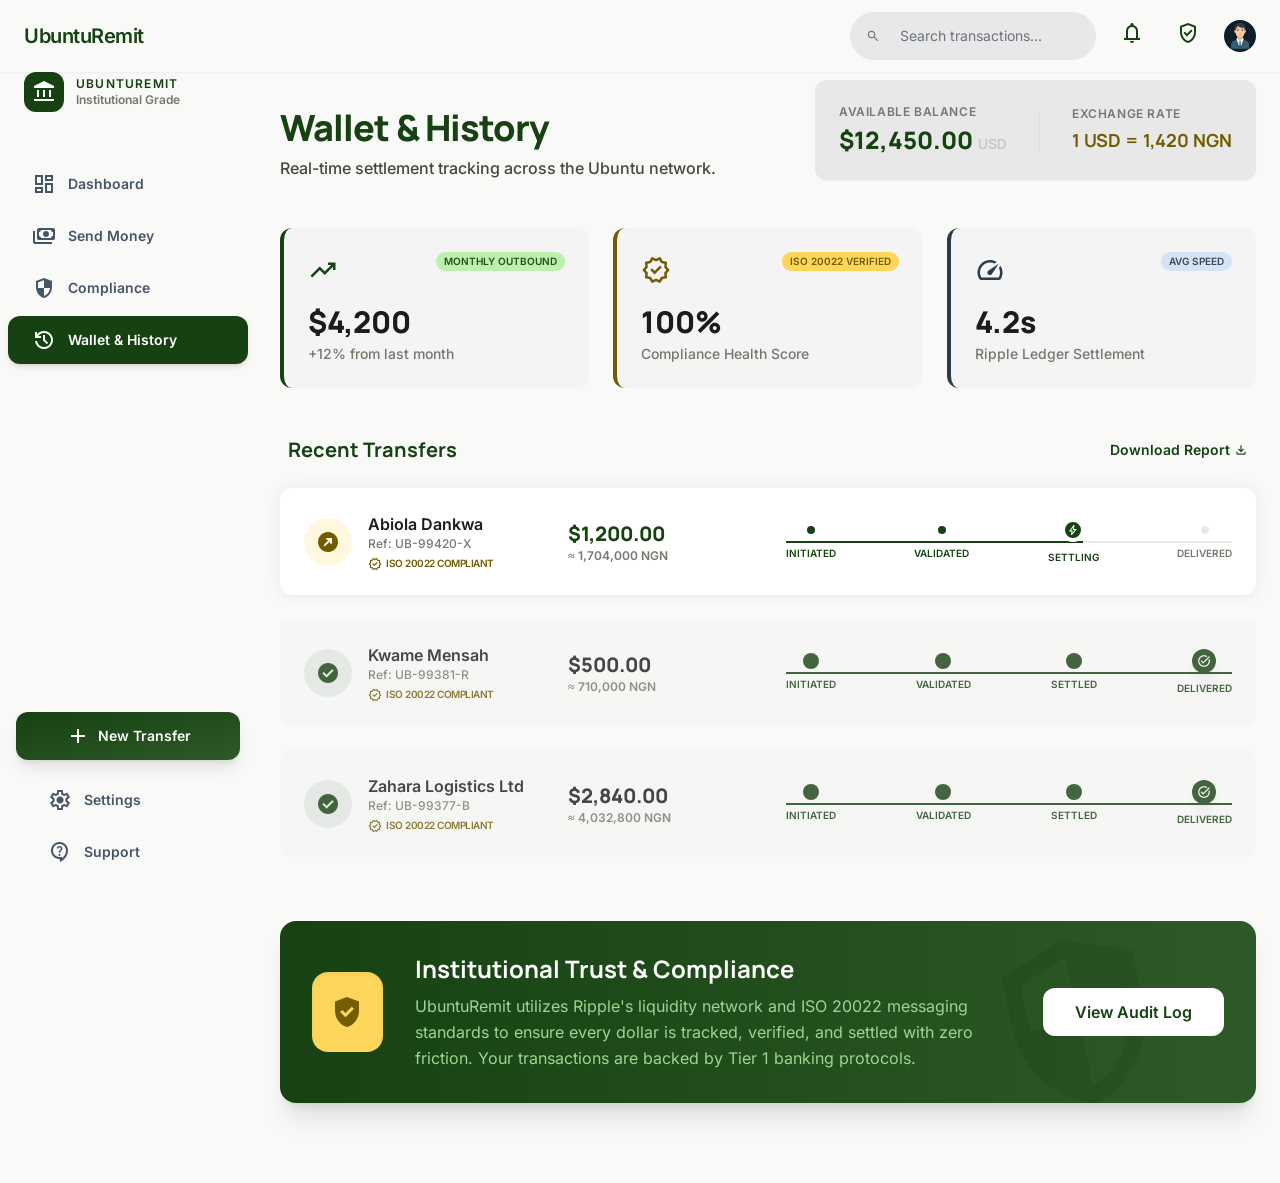
<file: apps/web/wallet.html>
<!DOCTYPE html>

<html class="light" lang="en"><head>
<meta charset="utf-8"/>
<meta content="width=device-width, initial-scale=1.0" name="viewport"/>
<title>UbuntuRemit | Wallet &amp; History</title>
<script src="assets/tailwind.js"></script>
<link href="assets/fonts.css" rel="stylesheet"/>
<script id="tailwind-config">
      tailwind.config = {
        darkMode: "class",
        theme: {
          extend: {
            colors: {
              "on-primary-fixed-variant": "#24501e",
              "on-secondary": "#ffffff",
              "outline-variant": "#c2c9bb",
              "surface-container": "#edeeed",
              "primary": "#164212",
              "surface-dim": "#d9dad9",
              "outline": "#72796d",
              "on-primary": "#ffffff",
              "on-primary-fixed": "#002201",
              "tertiary": "#2b3b49",
              "on-secondary-fixed": "#241a00",
              "secondary-fixed": "#ffe088",
              "on-surface": "#191c1c",
              "on-tertiary-fixed-variant": "#394857",
              "on-secondary-fixed-variant": "#574500",
              "surface-variant": "#e1e3e2",
              "on-surface-variant": "#42493e",
              "on-secondary-container": "#745c00",
              "secondary-fixed-dim": "#e9c349",
              "secondary": "#735c00",
              "on-error-container": "#93000a",
              "surface-container-lowest": "#ffffff",
              "error-container": "#ffdad6",
              "tertiary-container": "#425261",
              "on-primary-container": "#9ed090",
              "primary-container": "#2e5a27",
              "surface-container-low": "#f3f4f3",
              "tertiary-fixed": "#d4e4f6",
              "surface-container-highest": "#e1e3e2",
              "surface-container-high": "#e7e8e7",
              "on-error": "#ffffff",
              "inverse-primary": "#a1d493",
              "surface-bright": "#f9f9f8",
              "background": "#f9f9f8",
              "surface": "#f9f9f8",
              "inverse-surface": "#2e3131",
              "on-tertiary": "#ffffff",
              "error": "#ba1a1a",
              "tertiary-fixed-dim": "#b8c8da",
              "secondary-container": "#fed65b",
              "inverse-on-surface": "#f0f1f0",
              "primary-fixed-dim": "#a1d493",
              "primary-fixed": "#bdf0ad",
              "on-background": "#191c1c",
              "surface-tint": "#3c6934",
              "on-tertiary-fixed": "#0d1d2a",
              "on-tertiary-container": "#b4c5d6"
            },
            fontFamily: {
              "headline": ["Manrope"],
              "body": ["Inter"],
              "label": ["Inter"]
            },
            borderRadius: {"DEFAULT": "0.25rem", "lg": "0.5rem", "xl": "0.75rem", "full": "9999px"},
          },
        },
      }
    </script>
<style>
        .material-symbols-outlined {
            font-variation-settings: 'FILL' 0, 'wght' 400, 'GRAD' 0, 'opsz' 24;
        }
        .compliance-glow {
            box-shadow: 0 0 15px rgba(22, 66, 18, 0.08);
        }
        .editorial-asymmetry {
            clip-path: polygon(0 0, 100% 0, 100% 95%, 0% 100%);
        }
    </style>
</head>
<body class="bg-surface font-body text-on-surface antialiased">
<!-- TopAppBar -->
<header class="fixed top-0 w-full z-50 bg-[#f9f9f8]/70 backdrop-blur-md shadow-sm shadow-[#191c1c]/5 flex justify-between items-center px-6 py-3 w-full">
<div class="flex items-center gap-4">
<span class="text-xl font-black text-[#164212] tracking-tight font-manrope">UbuntuRemit</span>
</div>
<div class="flex items-center gap-4">
<div class="hidden md:flex items-center bg-surface-container-high rounded-full px-4 py-1.5 gap-2">
<span class="material-symbols-outlined text-outline text-sm">search</span>
<input class="bg-transparent border-none focus:ring-0 text-sm w-48 font-label" placeholder="Search transactions..." type="text"/>
</div>
<button class="p-2 rounded-full hover:bg-slate-100 transition-colors">
<span class="material-symbols-outlined text-[#164212]">notifications</span>
</button>
<button class="p-2 rounded-full hover:bg-slate-100 transition-colors">
<span class="material-symbols-outlined text-[#164212]">verified_user</span>
</button>
<div class="h-8 w-8 rounded-full bg-primary-container flex items-center justify-center text-white overflow-hidden">
<img alt="User profile avatar" data-alt="Professional male portrait for user profile avatar, clean studio lighting, corporate style" src="assets/images/wallet_avatar.png"/>
</div>
</div>
</header>
<!-- SideNavBar -->
<aside class="hidden md:flex h-screen w-64 fixed left-0 top-0 bg-[#f9f9f8] flex-col py-6 space-y-4 z-40">
<div class="px-6 mb-8 pt-12">
<div class="flex items-center gap-3">
<div class="w-10 h-10 bg-primary rounded-xl flex items-center justify-center text-white">
<span class="material-symbols-outlined" style="font-variation-settings: 'FILL' 1;">account_balance</span>
</div>
<div>
<p class="text-[#164212] font-black uppercase tracking-widest text-xs">UbuntuRemit</p>
<p class="text-xs text-outline font-semibold">Institutional Grade</p>
</div>
</div>
</div>
<nav class="flex-grow space-y-1">
<a class="flex items-center gap-3 px-6 py-3 text-slate-600 hover:bg-slate-200/50 hover:translate-x-1 transition-all duration-200 rounded-xl mx-2 font-semibold text-sm" href="#">
<span class="material-symbols-outlined">dashboard</span> Dashboard
            </a>
<a class="flex items-center gap-3 px-6 py-3 text-slate-600 hover:bg-slate-200/50 hover:translate-x-1 transition-all duration-200 rounded-xl mx-2 font-semibold text-sm" href="send-money.html">
<span class="material-symbols-outlined">payments</span> Send Money
            </a>
<a class="flex items-center gap-3 px-6 py-3 text-slate-600 hover:bg-slate-200/50 hover:translate-x-1 transition-all duration-200 rounded-xl mx-2 font-semibold text-sm" href="compliance.html">
<span class="material-symbols-outlined">security</span> Compliance
            </a>
<a class="flex items-center gap-3 px-6 py-3 bg-[#164212] text-white rounded-xl mx-2 font-semibold text-sm shadow-md" href="wallet.html">
<span class="material-symbols-outlined" style="font-variation-settings: 'FILL' 1;">history</span> Wallet &amp; History
            </a>
</nav>
<div class="px-4 mt-auto space-y-1 pt-6">
<button class="w-full flex items-center justify-center gap-2 bg-gradient-to-br from-primary to-primary-container text-white py-3 rounded-xl font-bold text-sm shadow-lg active:scale-95 transition-all mb-4">
<span class="material-symbols-outlined">add</span> New Transfer
            </button>
<a class="flex items-center gap-3 px-6 py-3 text-slate-600 hover:bg-slate-200/50 rounded-xl mx-2 font-semibold text-sm" href="#">
<span class="material-symbols-outlined">settings</span> Settings
            </a>
<a class="flex items-center gap-3 px-6 py-3 text-slate-600 hover:bg-slate-200/50 rounded-xl mx-2 font-semibold text-sm" href="#">
<span class="material-symbols-outlined">contact_support</span> Support
            </a>
</div>
</aside>
<!-- Main Canvas -->
<main class="md:ml-64 pt-20 px-6 pb-20">
<div class="max-w-6xl mx-auto">
<!-- Wallet Header Section -->
<div class="mb-12 flex flex-col md:flex-row justify-between items-end gap-6">
<div>
<h1 class="font-headline text-4xl font-extrabold text-primary tracking-tight mb-2">Wallet &amp; History</h1>
<p class="text-on-surface-variant font-medium">Real-time settlement tracking across the Ubuntu network.</p>
</div>
<div class="bg-surface-container-high p-6 rounded-xl flex items-center gap-8 shadow-sm">
<div>
<p class="text-xs font-bold uppercase tracking-wider text-outline mb-1">Available Balance</p>
<p class="font-headline text-2xl font-black text-primary">$12,450.00 <span class="text-sm font-semibold text-outline-variant">USD</span></p>
</div>
<div class="h-10 w-px bg-outline-variant/30"></div>
<div>
<p class="text-xs font-bold uppercase tracking-wider text-outline mb-1">Exchange Rate</p>
<p class="font-headline text-lg font-bold text-secondary">1 USD = 1,420 NGN</p>
</div>
</div>
</div>
<!-- Bento Grid - Key Stats -->
<div class="grid grid-cols-1 md:grid-cols-3 gap-6 mb-12">
<div class="bg-surface-container-low rounded-xl p-6 border-l-4 border-primary">
<div class="flex justify-between items-start mb-4">
<span class="material-symbols-outlined text-primary text-3xl">trending_up</span>
<span class="bg-primary-fixed text-on-primary-fixed-variant text-[10px] font-bold px-2 py-0.5 rounded-full uppercase">Monthly Outbound</span>
</div>
<p class="text-3xl font-headline font-black text-on-surface">$4,200</p>
<p class="text-sm text-outline font-medium mt-1">+12% from last month</p>
</div>
<div class="bg-surface-container-low rounded-xl p-6 border-l-4 border-secondary">
<div class="flex justify-between items-start mb-4">
<span class="material-symbols-outlined text-secondary text-3xl">verified</span>
<span class="bg-secondary-container text-on-secondary-container text-[10px] font-bold px-2 py-0.5 rounded-full uppercase">ISO 20022 Verified</span>
</div>
<p class="text-3xl font-headline font-black text-on-surface">100%</p>
<p class="text-sm text-outline font-medium mt-1">Compliance Health Score</p>
</div>
<div class="bg-surface-container-low rounded-xl p-6 border-l-4 border-tertiary">
<div class="flex justify-between items-start mb-4">
<span class="material-symbols-outlined text-tertiary text-3xl">speed</span>
<span class="bg-tertiary-fixed text-on-tertiary-fixed-variant text-[10px] font-bold px-2 py-0.5 rounded-full uppercase">Avg Speed</span>
</div>
<p class="text-3xl font-headline font-black text-on-surface">4.2s</p>
<p class="text-sm text-outline font-medium mt-1">Ripple Ledger Settlement</p>
</div>
</div>
<!-- Transaction List Section -->
<div class="space-y-6">
<div class="flex justify-between items-center px-2">
<h2 class="font-headline text-xl font-bold text-primary">Recent Transfers</h2>
<button class="text-primary font-bold text-sm flex items-center gap-1 hover:underline">
                        Download Report <span class="material-symbols-outlined text-sm">download</span>
</button>
</div>
<!-- Transaction Card 1 (In Progress) -->
<div class="bg-surface-container-lowest rounded-xl p-6 compliance-glow transition-all hover:translate-y-[-2px]">
<div class="flex flex-col lg:flex-row gap-8">
<!-- Left Info -->
<div class="lg:w-1/4 flex items-center gap-4">
<div class="w-12 h-12 bg-secondary-container/20 rounded-full flex items-center justify-center">
<span class="material-symbols-outlined text-secondary" style="font-variation-settings: 'FILL' 1;">outbound</span>
</div>
<div>
<p class="font-bold text-on-surface">Abiola Dankwa</p>
<p class="text-xs text-outline font-medium">Ref: UB-99420-X</p>
<div class="flex items-center gap-1 mt-1">
<span class="material-symbols-outlined text-[14px] text-secondary">verified</span>
<span class="text-[10px] font-bold text-secondary uppercase tracking-tighter">ISO 20022 Compliant</span>
</div>
</div>
</div>
<!-- Amount Info -->
<div class="lg:w-1/5 flex flex-col justify-center">
<p class="text-xl font-headline font-black text-primary">$1,200.00</p>
<p class="text-xs font-semibold text-outline">≈ 1,704,000 NGN</p>
</div>
<!-- Status Timeline -->
<div class="flex-grow flex items-center">
<div class="w-full relative flex justify-between items-center">
<!-- Background Line -->
<div class="absolute h-0.5 w-full bg-surface-container-high top-1/2 -translate-y-1/2 z-0"></div>
<div class="absolute h-0.5 w-2/3 bg-primary top-1/2 -translate-y-1/2 z-0"></div>
<!-- Node 1: Initiated -->
<div class="relative z-10 flex flex-col items-center gap-2">
<div class="w-4 h-4 rounded-full bg-primary border-4 border-surface-container-lowest"></div>
<span class="text-[10px] font-bold text-primary uppercase">Initiated</span>
</div>
<!-- Node 2: Validated -->
<div class="relative z-10 flex flex-col items-center gap-2">
<div class="w-4 h-4 rounded-full bg-primary border-4 border-surface-container-lowest"></div>
<span class="text-[10px] font-bold text-primary uppercase">Validated</span>
</div>
<!-- Node 3: Settled on Ripple -->
<div class="relative z-10 flex flex-col items-center gap-2">
<div class="w-6 h-6 rounded-full bg-primary flex items-center justify-center border-4 border-surface-container-lowest">
<span class="material-symbols-outlined text-[12px] text-white">bolt</span>
</div>
<span class="text-[10px] font-bold text-primary uppercase">Settling</span>
</div>
<!-- Node 4: Delivered -->
<div class="relative z-10 flex flex-col items-center gap-2">
<div class="w-4 h-4 rounded-full bg-surface-container-high border-4 border-surface-container-lowest"></div>
<span class="text-[10px] font-bold text-outline uppercase">Delivered</span>
</div>
</div>
</div>
</div>
</div>
<!-- Transaction Card 2 (Completed) -->
<div class="bg-surface-container-low/50 rounded-xl p-6 transition-all hover:bg-surface-container-low">
<div class="flex flex-col lg:flex-row gap-8 opacity-80">
<div class="lg:w-1/4 flex items-center gap-4">
<div class="w-12 h-12 bg-primary-container/10 rounded-full flex items-center justify-center">
<span class="material-symbols-outlined text-primary" style="font-variation-settings: 'FILL' 1;">check_circle</span>
</div>
<div>
<p class="font-bold text-on-surface">Kwame Mensah</p>
<p class="text-xs text-outline font-medium">Ref: UB-99381-R</p>
<div class="flex items-center gap-1 mt-1">
<span class="material-symbols-outlined text-[14px] text-secondary">verified</span>
<span class="text-[10px] font-bold text-secondary uppercase tracking-tighter">ISO 20022 Compliant</span>
</div>
</div>
</div>
<div class="lg:w-1/5 flex flex-col justify-center">
<p class="text-xl font-headline font-black text-on-surface">$500.00</p>
<p class="text-xs font-semibold text-outline">≈ 710,000 NGN</p>
</div>
<div class="flex-grow flex items-center">
<div class="w-full relative flex justify-between items-center">
<div class="absolute h-0.5 w-full bg-primary top-1/2 -translate-y-1/2 z-0"></div>
<div class="relative z-10 flex flex-col items-center gap-2"><div class="w-4 h-4 rounded-full bg-primary"></div><span class="text-[10px] font-bold text-primary uppercase">Initiated</span></div>
<div class="relative z-10 flex flex-col items-center gap-2"><div class="w-4 h-4 rounded-full bg-primary"></div><span class="text-[10px] font-bold text-primary uppercase">Validated</span></div>
<div class="relative z-10 flex flex-col items-center gap-2"><div class="w-4 h-4 rounded-full bg-primary"></div><span class="text-[10px] font-bold text-primary uppercase">Settled</span></div>
<div class="relative z-10 flex flex-col items-center gap-2">
<div class="w-6 h-6 rounded-full bg-primary flex items-center justify-center shadow-lg">
<span class="material-symbols-outlined text-[14px] text-white">task_alt</span>
</div>
<span class="text-[10px] font-bold text-primary uppercase">Delivered</span>
</div>
</div>
</div>
</div>
</div>
<!-- Transaction Card 3 (Completed) -->
<div class="bg-surface-container-low/50 rounded-xl p-6 transition-all hover:bg-surface-container-low">
<div class="flex flex-col lg:flex-row gap-8 opacity-80">
<div class="lg:w-1/4 flex items-center gap-4">
<div class="w-12 h-12 bg-primary-container/10 rounded-full flex items-center justify-center">
<span class="material-symbols-outlined text-primary" style="font-variation-settings: 'FILL' 1;">check_circle</span>
</div>
<div>
<p class="font-bold text-on-surface">Zahara Logistics Ltd</p>
<p class="text-xs text-outline font-medium">Ref: UB-99377-B</p>
<div class="flex items-center gap-1 mt-1">
<span class="material-symbols-outlined text-[14px] text-secondary">verified</span>
<span class="text-[10px] font-bold text-secondary uppercase tracking-tighter">ISO 20022 Compliant</span>
</div>
</div>
</div>
<div class="lg:w-1/5 flex flex-col justify-center">
<p class="text-xl font-headline font-black text-on-surface">$2,840.00</p>
<p class="text-xs font-semibold text-outline">≈ 4,032,800 NGN</p>
</div>
<div class="flex-grow flex items-center">
<div class="w-full relative flex justify-between items-center">
<div class="absolute h-0.5 w-full bg-primary top-1/2 -translate-y-1/2 z-0"></div>
<div class="relative z-10 flex flex-col items-center gap-2"><div class="w-4 h-4 rounded-full bg-primary"></div><span class="text-[10px] font-bold text-primary uppercase">Initiated</span></div>
<div class="relative z-10 flex flex-col items-center gap-2"><div class="w-4 h-4 rounded-full bg-primary"></div><span class="text-[10px] font-bold text-primary uppercase">Validated</span></div>
<div class="relative z-10 flex flex-col items-center gap-2"><div class="w-4 h-4 rounded-full bg-primary"></div><span class="text-[10px] font-bold text-primary uppercase">Settled</span></div>
<div class="relative z-10 flex flex-col items-center gap-2">
<div class="w-6 h-6 rounded-full bg-primary flex items-center justify-center shadow-lg">
<span class="material-symbols-outlined text-[14px] text-white">task_alt</span>
</div>
<span class="text-[10px] font-bold text-primary uppercase">Delivered</span>
</div>
</div>
</div>
</div>
</div>
</div>
<!-- Compliance Detail Banner -->
<div class="mt-16 bg-gradient-to-r from-primary to-primary-container rounded-2xl p-8 relative overflow-hidden shadow-xl">
<div class="absolute right-0 top-0 h-full w-1/3 opacity-10">
<span class="material-symbols-outlined text-[200px] -rotate-12 translate-x-12">security</span>
</div>
<div class="relative z-10 flex flex-col md:flex-row items-center gap-8">
<div class="w-20 h-20 bg-secondary-container rounded-2xl flex items-center justify-center shadow-inner">
<span class="material-symbols-outlined text-on-secondary-container text-4xl" style="font-variation-settings: 'FILL' 1;">verified_user</span>
</div>
<div>
<h3 class="text-white font-headline text-2xl font-bold mb-2">Institutional Trust &amp; Compliance</h3>
<p class="text-primary-fixed-dim max-w-2xl leading-relaxed">UbuntuRemit utilizes Ripple's liquidity network and ISO 20022 messaging standards to ensure every dollar is tracked, verified, and settled with zero friction. Your transactions are backed by Tier 1 banking protocols.</p>
</div>
<button class="bg-surface-container-lowest text-primary px-8 py-3 rounded-xl font-bold hover:bg-primary-fixed transition-colors whitespace-nowrap">
                        View Audit Log
                    </button>
</div>
</div>
</div>
</main>
<!-- Mobile Navigation -->
<nav class="md:hidden fixed bottom-0 w-full bg-white flex justify-around py-3 px-4 shadow-[0_-4px_10px_rgba(0,0,0,0.05)] z-50">
<button class="flex flex-col items-center gap-1 text-slate-500">
<span class="material-symbols-outlined">dashboard</span>
<span class="text-[10px] font-bold">Dash</span>
</button>
<button class="flex flex-col items-center gap-1 text-slate-500">
<span class="material-symbols-outlined">payments</span>
<span class="text-[10px] font-bold">Send</span>
</button>
<button class="flex flex-col items-center gap-1 text-primary">
<span class="material-symbols-outlined" style="font-variation-settings: 'FILL' 1;">history</span>
<span class="text-[10px] font-bold">History</span>
</button>
<button class="flex flex-col items-center gap-1 text-slate-500">
<span class="material-symbols-outlined">settings</span>
<span class="text-[10px] font-bold">Settings</span>
</button>
</nav>
</body></html>
</file>
<file: apps/web/assets/fonts.css>
/* https://fonts.googleapis.com/css2?family=Manrope:wght@400;500;600;700;800&family=Inter:wght@400;500;600&display=swap */
/* cyrillic-ext */
@font-face {
  font-family: 'Inter';
  font-style: normal;
  font-weight: 400;
  font-display: swap;
  src: url(fonts/font_8.woff2) format('woff2');
  unicode-range: U+0460-052F, U+1C80-1C8A, U+20B4, U+2DE0-2DFF, U+A640-A69F, U+FE2E-FE2F;
}
/* cyrillic */
@font-face {
  font-family: 'Inter';
  font-style: normal;
  font-weight: 400;
  font-display: swap;
  src: url(fonts/font_13.woff2) format('woff2');
  unicode-range: U+0301, U+0400-045F, U+0490-0491, U+04B0-04B1, U+2116;
}
/* greek-ext */
@font-face {
  font-family: 'Inter';
  font-style: normal;
  font-weight: 400;
  font-display: swap;
  src: url(fonts/font_7.woff2) format('woff2');
  unicode-range: U+1F00-1FFF;
}
/* greek */
@font-face {
  font-family: 'Inter';
  font-style: normal;
  font-weight: 400;
  font-display: swap;
  src: url(fonts/font_4.woff2) format('woff2');
  unicode-range: U+0370-0377, U+037A-037F, U+0384-038A, U+038C, U+038E-03A1, U+03A3-03FF;
}
/* vietnamese */
@font-face {
  font-family: 'Inter';
  font-style: normal;
  font-weight: 400;
  font-display: swap;
  src: url(fonts/font_6.woff2) format('woff2');
  unicode-range: U+0102-0103, U+0110-0111, U+0128-0129, U+0168-0169, U+01A0-01A1, U+01AF-01B0, U+0300-0301, U+0303-0304, U+0308-0309, U+0323, U+0329, U+1EA0-1EF9, U+20AB;
}
/* latin-ext */
@font-face {
  font-family: 'Inter';
  font-style: normal;
  font-weight: 400;
  font-display: swap;
  src: url(fonts/font_11.woff2) format('woff2');
  unicode-range: U+0100-02BA, U+02BD-02C5, U+02C7-02CC, U+02CE-02D7, U+02DD-02FF, U+0304, U+0308, U+0329, U+1D00-1DBF, U+1E00-1E9F, U+1EF2-1EFF, U+2020, U+20A0-20AB, U+20AD-20C0, U+2113, U+2C60-2C7F, U+A720-A7FF;
}
/* latin */
@font-face {
  font-family: 'Inter';
  font-style: normal;
  font-weight: 400;
  font-display: swap;
  src: url(fonts/font_5.woff2) format('woff2');
  unicode-range: U+0000-00FF, U+0131, U+0152-0153, U+02BB-02BC, U+02C6, U+02DA, U+02DC, U+0304, U+0308, U+0329, U+2000-206F, U+20AC, U+2122, U+2191, U+2193, U+2212, U+2215, U+FEFF, U+FFFD;
}
/* cyrillic-ext */
@font-face {
  font-family: 'Inter';
  font-style: normal;
  font-weight: 500;
  font-display: swap;
  src: url(fonts/font_8.woff2) format('woff2');
  unicode-range: U+0460-052F, U+1C80-1C8A, U+20B4, U+2DE0-2DFF, U+A640-A69F, U+FE2E-FE2F;
}
/* cyrillic */
@font-face {
  font-family: 'Inter';
  font-style: normal;
  font-weight: 500;
  font-display: swap;
  src: url(fonts/font_13.woff2) format('woff2');
  unicode-range: U+0301, U+0400-045F, U+0490-0491, U+04B0-04B1, U+2116;
}
/* greek-ext */
@font-face {
  font-family: 'Inter';
  font-style: normal;
  font-weight: 500;
  font-display: swap;
  src: url(fonts/font_7.woff2) format('woff2');
  unicode-range: U+1F00-1FFF;
}
/* greek */
@font-face {
  font-family: 'Inter';
  font-style: normal;
  font-weight: 500;
  font-display: swap;
  src: url(fonts/font_4.woff2) format('woff2');
  unicode-range: U+0370-0377, U+037A-037F, U+0384-038A, U+038C, U+038E-03A1, U+03A3-03FF;
}
/* vietnamese */
@font-face {
  font-family: 'Inter';
  font-style: normal;
  font-weight: 500;
  font-display: swap;
  src: url(fonts/font_6.woff2) format('woff2');
  unicode-range: U+0102-0103, U+0110-0111, U+0128-0129, U+0168-0169, U+01A0-01A1, U+01AF-01B0, U+0300-0301, U+0303-0304, U+0308-0309, U+0323, U+0329, U+1EA0-1EF9, U+20AB;
}
/* latin-ext */
@font-face {
  font-family: 'Inter';
  font-style: normal;
  font-weight: 500;
  font-display: swap;
  src: url(fonts/font_11.woff2) format('woff2');
  unicode-range: U+0100-02BA, U+02BD-02C5, U+02C7-02CC, U+02CE-02D7, U+02DD-02FF, U+0304, U+0308, U+0329, U+1D00-1DBF, U+1E00-1E9F, U+1EF2-1EFF, U+2020, U+20A0-20AB, U+20AD-20C0, U+2113, U+2C60-2C7F, U+A720-A7FF;
}
/* latin */
@font-face {
  font-family: 'Inter';
  font-style: normal;
  font-weight: 500;
  font-display: swap;
  src: url(fonts/font_5.woff2) format('woff2');
  unicode-range: U+0000-00FF, U+0131, U+0152-0153, U+02BB-02BC, U+02C6, U+02DA, U+02DC, U+0304, U+0308, U+0329, U+2000-206F, U+20AC, U+2122, U+2191, U+2193, U+2212, U+2215, U+FEFF, U+FFFD;
}
/* cyrillic-ext */
@font-face {
  font-family: 'Inter';
  font-style: normal;
  font-weight: 600;
  font-display: swap;
  src: url(fonts/font_8.woff2) format('woff2');
  unicode-range: U+0460-052F, U+1C80-1C8A, U+20B4, U+2DE0-2DFF, U+A640-A69F, U+FE2E-FE2F;
}
/* cyrillic */
@font-face {
  font-family: 'Inter';
  font-style: normal;
  font-weight: 600;
  font-display: swap;
  src: url(fonts/font_13.woff2) format('woff2');
  unicode-range: U+0301, U+0400-045F, U+0490-0491, U+04B0-04B1, U+2116;
}
/* greek-ext */
@font-face {
  font-family: 'Inter';
  font-style: normal;
  font-weight: 600;
  font-display: swap;
  src: url(fonts/font_7.woff2) format('woff2');
  unicode-range: U+1F00-1FFF;
}
/* greek */
@font-face {
  font-family: 'Inter';
  font-style: normal;
  font-weight: 600;
  font-display: swap;
  src: url(fonts/font_4.woff2) format('woff2');
  unicode-range: U+0370-0377, U+037A-037F, U+0384-038A, U+038C, U+038E-03A1, U+03A3-03FF;
}
/* vietnamese */
@font-face {
  font-family: 'Inter';
  font-style: normal;
  font-weight: 600;
  font-display: swap;
  src: url(fonts/font_6.woff2) format('woff2');
  unicode-range: U+0102-0103, U+0110-0111, U+0128-0129, U+0168-0169, U+01A0-01A1, U+01AF-01B0, U+0300-0301, U+0303-0304, U+0308-0309, U+0323, U+0329, U+1EA0-1EF9, U+20AB;
}
/* latin-ext */
@font-face {
  font-family: 'Inter';
  font-style: normal;
  font-weight: 600;
  font-display: swap;
  src: url(fonts/font_11.woff2) format('woff2');
  unicode-range: U+0100-02BA, U+02BD-02C5, U+02C7-02CC, U+02CE-02D7, U+02DD-02FF, U+0304, U+0308, U+0329, U+1D00-1DBF, U+1E00-1E9F, U+1EF2-1EFF, U+2020, U+20A0-20AB, U+20AD-20C0, U+2113, U+2C60-2C7F, U+A720-A7FF;
}
/* latin */
@font-face {
  font-family: 'Inter';
  font-style: normal;
  font-weight: 600;
  font-display: swap;
  src: url(fonts/font_5.woff2) format('woff2');
  unicode-range: U+0000-00FF, U+0131, U+0152-0153, U+02BB-02BC, U+02C6, U+02DA, U+02DC, U+0304, U+0308, U+0329, U+2000-206F, U+20AC, U+2122, U+2191, U+2193, U+2212, U+2215, U+FEFF, U+FFFD;
}
/* cyrillic-ext */
@font-face {
  font-family: 'Manrope';
  font-style: normal;
  font-weight: 400;
  font-display: swap;
  src: url(fonts/font_3.woff2) format('woff2');
  unicode-range: U+0460-052F, U+1C80-1C8A, U+20B4, U+2DE0-2DFF, U+A640-A69F, U+FE2E-FE2F;
}
/* cyrillic */
@font-face {
  font-family: 'Manrope';
  font-style: normal;
  font-weight: 400;
  font-display: swap;
  src: url(fonts/font_9.woff2) format('woff2');
  unicode-range: U+0301, U+0400-045F, U+0490-0491, U+04B0-04B1, U+2116;
}
/* greek */
@font-face {
  font-family: 'Manrope';
  font-style: normal;
  font-weight: 400;
  font-display: swap;
  src: url(fonts/font_12.woff2) format('woff2');
  unicode-range: U+0370-0377, U+037A-037F, U+0384-038A, U+038C, U+038E-03A1, U+03A3-03FF;
}
/* vietnamese */
@font-face {
  font-family: 'Manrope';
  font-style: normal;
  font-weight: 400;
  font-display: swap;
  src: url(fonts/font_1.woff2) format('woff2');
  unicode-range: U+0102-0103, U+0110-0111, U+0128-0129, U+0168-0169, U+01A0-01A1, U+01AF-01B0, U+0300-0301, U+0303-0304, U+0308-0309, U+0323, U+0329, U+1EA0-1EF9, U+20AB;
}
/* latin-ext */
@font-face {
  font-family: 'Manrope';
  font-style: normal;
  font-weight: 400;
  font-display: swap;
  src: url(fonts/font_2.woff2) format('woff2');
  unicode-range: U+0100-02BA, U+02BD-02C5, U+02C7-02CC, U+02CE-02D7, U+02DD-02FF, U+0304, U+0308, U+0329, U+1D00-1DBF, U+1E00-1E9F, U+1EF2-1EFF, U+2020, U+20A0-20AB, U+20AD-20C0, U+2113, U+2C60-2C7F, U+A720-A7FF;
}
/* latin */
@font-face {
  font-family: 'Manrope';
  font-style: normal;
  font-weight: 400;
  font-display: swap;
  src: url(fonts/font_10.woff2) format('woff2');
  unicode-range: U+0000-00FF, U+0131, U+0152-0153, U+02BB-02BC, U+02C6, U+02DA, U+02DC, U+0304, U+0308, U+0329, U+2000-206F, U+20AC, U+2122, U+2191, U+2193, U+2212, U+2215, U+FEFF, U+FFFD;
}
/* cyrillic-ext */
@font-face {
  font-family: 'Manrope';
  font-style: normal;
  font-weight: 500;
  font-display: swap;
  src: url(fonts/font_3.woff2) format('woff2');
  unicode-range: U+0460-052F, U+1C80-1C8A, U+20B4, U+2DE0-2DFF, U+A640-A69F, U+FE2E-FE2F;
}
/* cyrillic */
@font-face {
  font-family: 'Manrope';
  font-style: normal;
  font-weight: 500;
  font-display: swap;
  src: url(fonts/font_9.woff2) format('woff2');
  unicode-range: U+0301, U+0400-045F, U+0490-0491, U+04B0-04B1, U+2116;
}
/* greek */
@font-face {
  font-family: 'Manrope';
  font-style: normal;
  font-weight: 500;
  font-display: swap;
  src: url(fonts/font_12.woff2) format('woff2');
  unicode-range: U+0370-0377, U+037A-037F, U+0384-038A, U+038C, U+038E-03A1, U+03A3-03FF;
}
/* vietnamese */
@font-face {
  font-family: 'Manrope';
  font-style: normal;
  font-weight: 500;
  font-display: swap;
  src: url(fonts/font_1.woff2) format('woff2');
  unicode-range: U+0102-0103, U+0110-0111, U+0128-0129, U+0168-0169, U+01A0-01A1, U+01AF-01B0, U+0300-0301, U+0303-0304, U+0308-0309, U+0323, U+0329, U+1EA0-1EF9, U+20AB;
}
/* latin-ext */
@font-face {
  font-family: 'Manrope';
  font-style: normal;
  font-weight: 500;
  font-display: swap;
  src: url(fonts/font_2.woff2) format('woff2');
  unicode-range: U+0100-02BA, U+02BD-02C5, U+02C7-02CC, U+02CE-02D7, U+02DD-02FF, U+0304, U+0308, U+0329, U+1D00-1DBF, U+1E00-1E9F, U+1EF2-1EFF, U+2020, U+20A0-20AB, U+20AD-20C0, U+2113, U+2C60-2C7F, U+A720-A7FF;
}
/* latin */
@font-face {
  font-family: 'Manrope';
  font-style: normal;
  font-weight: 500;
  font-display: swap;
  src: url(fonts/font_10.woff2) format('woff2');
  unicode-range: U+0000-00FF, U+0131, U+0152-0153, U+02BB-02BC, U+02C6, U+02DA, U+02DC, U+0304, U+0308, U+0329, U+2000-206F, U+20AC, U+2122, U+2191, U+2193, U+2212, U+2215, U+FEFF, U+FFFD;
}
/* cyrillic-ext */
@font-face {
  font-family: 'Manrope';
  font-style: normal;
  font-weight: 600;
  font-display: swap;
  src: url(fonts/font_3.woff2) format('woff2');
  unicode-range: U+0460-052F, U+1C80-1C8A, U+20B4, U+2DE0-2DFF, U+A640-A69F, U+FE2E-FE2F;
}
/* cyrillic */
@font-face {
  font-family: 'Manrope';
  font-style: normal;
  font-weight: 600;
  font-display: swap;
  src: url(fonts/font_9.woff2) format('woff2');
  unicode-range: U+0301, U+0400-045F, U+0490-0491, U+04B0-04B1, U+2116;
}
/* greek */
@font-face {
  font-family: 'Manrope';
  font-style: normal;
  font-weight: 600;
  font-display: swap;
  src: url(fonts/font_12.woff2) format('woff2');
  unicode-range: U+0370-0377, U+037A-037F, U+0384-038A, U+038C, U+038E-03A1, U+03A3-03FF;
}
/* vietnamese */
@font-face {
  font-family: 'Manrope';
  font-style: normal;
  font-weight: 600;
  font-display: swap;
  src: url(fonts/font_1.woff2) format('woff2');
  unicode-range: U+0102-0103, U+0110-0111, U+0128-0129, U+0168-0169, U+01A0-01A1, U+01AF-01B0, U+0300-0301, U+0303-0304, U+0308-0309, U+0323, U+0329, U+1EA0-1EF9, U+20AB;
}
/* latin-ext */
@font-face {
  font-family: 'Manrope';
  font-style: normal;
  font-weight: 600;
  font-display: swap;
  src: url(fonts/font_2.woff2) format('woff2');
  unicode-range: U+0100-02BA, U+02BD-02C5, U+02C7-02CC, U+02CE-02D7, U+02DD-02FF, U+0304, U+0308, U+0329, U+1D00-1DBF, U+1E00-1E9F, U+1EF2-1EFF, U+2020, U+20A0-20AB, U+20AD-20C0, U+2113, U+2C60-2C7F, U+A720-A7FF;
}
/* latin */
@font-face {
  font-family: 'Manrope';
  font-style: normal;
  font-weight: 600;
  font-display: swap;
  src: url(fonts/font_10.woff2) format('woff2');
  unicode-range: U+0000-00FF, U+0131, U+0152-0153, U+02BB-02BC, U+02C6, U+02DA, U+02DC, U+0304, U+0308, U+0329, U+2000-206F, U+20AC, U+2122, U+2191, U+2193, U+2212, U+2215, U+FEFF, U+FFFD;
}
/* cyrillic-ext */
@font-face {
  font-family: 'Manrope';
  font-style: normal;
  font-weight: 700;
  font-display: swap;
  src: url(fonts/font_3.woff2) format('woff2');
  unicode-range: U+0460-052F, U+1C80-1C8A, U+20B4, U+2DE0-2DFF, U+A640-A69F, U+FE2E-FE2F;
}
/* cyrillic */
@font-face {
  font-family: 'Manrope';
  font-style: normal;
  font-weight: 700;
  font-display: swap;
  src: url(fonts/font_9.woff2) format('woff2');
  unicode-range: U+0301, U+0400-045F, U+0490-0491, U+04B0-04B1, U+2116;
}
/* greek */
@font-face {
  font-family: 'Manrope';
  font-style: normal;
  font-weight: 700;
  font-display: swap;
  src: url(fonts/font_12.woff2) format('woff2');
  unicode-range: U+0370-0377, U+037A-037F, U+0384-038A, U+038C, U+038E-03A1, U+03A3-03FF;
}
/* vietnamese */
@font-face {
  font-family: 'Manrope';
  font-style: normal;
  font-weight: 700;
  font-display: swap;
  src: url(fonts/font_1.woff2) format('woff2');
  unicode-range: U+0102-0103, U+0110-0111, U+0128-0129, U+0168-0169, U+01A0-01A1, U+01AF-01B0, U+0300-0301, U+0303-0304, U+0308-0309, U+0323, U+0329, U+1EA0-1EF9, U+20AB;
}
/* latin-ext */
@font-face {
  font-family: 'Manrope';
  font-style: normal;
  font-weight: 700;
  font-display: swap;
  src: url(fonts/font_2.woff2) format('woff2');
  unicode-range: U+0100-02BA, U+02BD-02C5, U+02C7-02CC, U+02CE-02D7, U+02DD-02FF, U+0304, U+0308, U+0329, U+1D00-1DBF, U+1E00-1E9F, U+1EF2-1EFF, U+2020, U+20A0-20AB, U+20AD-20C0, U+2113, U+2C60-2C7F, U+A720-A7FF;
}
/* latin */
@font-face {
  font-family: 'Manrope';
  font-style: normal;
  font-weight: 700;
  font-display: swap;
  src: url(fonts/font_10.woff2) format('woff2');
  unicode-range: U+0000-00FF, U+0131, U+0152-0153, U+02BB-02BC, U+02C6, U+02DA, U+02DC, U+0304, U+0308, U+0329, U+2000-206F, U+20AC, U+2122, U+2191, U+2193, U+2212, U+2215, U+FEFF, U+FFFD;
}
/* cyrillic-ext */
@font-face {
  font-family: 'Manrope';
  font-style: normal;
  font-weight: 800;
  font-display: swap;
  src: url(fonts/font_3.woff2) format('woff2');
  unicode-range: U+0460-052F, U+1C80-1C8A, U+20B4, U+2DE0-2DFF, U+A640-A69F, U+FE2E-FE2F;
}
/* cyrillic */
@font-face {
  font-family: 'Manrope';
  font-style: normal;
  font-weight: 800;
  font-display: swap;
  src: url(fonts/font_9.woff2) format('woff2');
  unicode-range: U+0301, U+0400-045F, U+0490-0491, U+04B0-04B1, U+2116;
}
/* greek */
@font-face {
  font-family: 'Manrope';
  font-style: normal;
  font-weight: 800;
  font-display: swap;
  src: url(fonts/font_12.woff2) format('woff2');
  unicode-range: U+0370-0377, U+037A-037F, U+0384-038A, U+038C, U+038E-03A1, U+03A3-03FF;
}
/* vietnamese */
@font-face {
  font-family: 'Manrope';
  font-style: normal;
  font-weight: 800;
  font-display: swap;
  src: url(fonts/font_1.woff2) format('woff2');
  unicode-range: U+0102-0103, U+0110-0111, U+0128-0129, U+0168-0169, U+01A0-01A1, U+01AF-01B0, U+0300-0301, U+0303-0304, U+0308-0309, U+0323, U+0329, U+1EA0-1EF9, U+20AB;
}
/* latin-ext */
@font-face {
  font-family: 'Manrope';
  font-style: normal;
  font-weight: 800;
  font-display: swap;
  src: url(fonts/font_2.woff2) format('woff2');
  unicode-range: U+0100-02BA, U+02BD-02C5, U+02C7-02CC, U+02CE-02D7, U+02DD-02FF, U+0304, U+0308, U+0329, U+1D00-1DBF, U+1E00-1E9F, U+1EF2-1EFF, U+2020, U+20A0-20AB, U+20AD-20C0, U+2113, U+2C60-2C7F, U+A720-A7FF;
}
/* latin */
@font-face {
  font-family: 'Manrope';
  font-style: normal;
  font-weight: 800;
  font-display: swap;
  src: url(fonts/font_10.woff2) format('woff2');
  unicode-range: U+0000-00FF, U+0131, U+0152-0153, U+02BB-02BC, U+02C6, U+02DA, U+02DC, U+0304, U+0308, U+0329, U+2000-206F, U+20AC, U+2122, U+2191, U+2193, U+2212, U+2215, U+FEFF, U+FFFD;
}

/* https://fonts.googleapis.com/css2?family=Material+Symbols+Outlined:wght,FILL@100..700,0..1&display=swap */
/* fallback */
@font-face {
  font-family: 'Material Symbols Outlined';
  font-style: normal;
  font-weight: 100 700;
  font-display: swap;
  src: url(fonts/font_14.woff2) format('woff2');
}

.material-symbols-outlined {
  font-family: 'Material Symbols Outlined';
  font-weight: normal;
  font-style: normal;
  font-size: 24px;
  line-height: 1;
  letter-spacing: normal;
  text-transform: none;
  display: inline-block;
  white-space: nowrap;
  word-wrap: normal;
  direction: ltr;
  -webkit-font-feature-settings: 'liga';
  -webkit-font-smoothing: antialiased;
}
</file>
